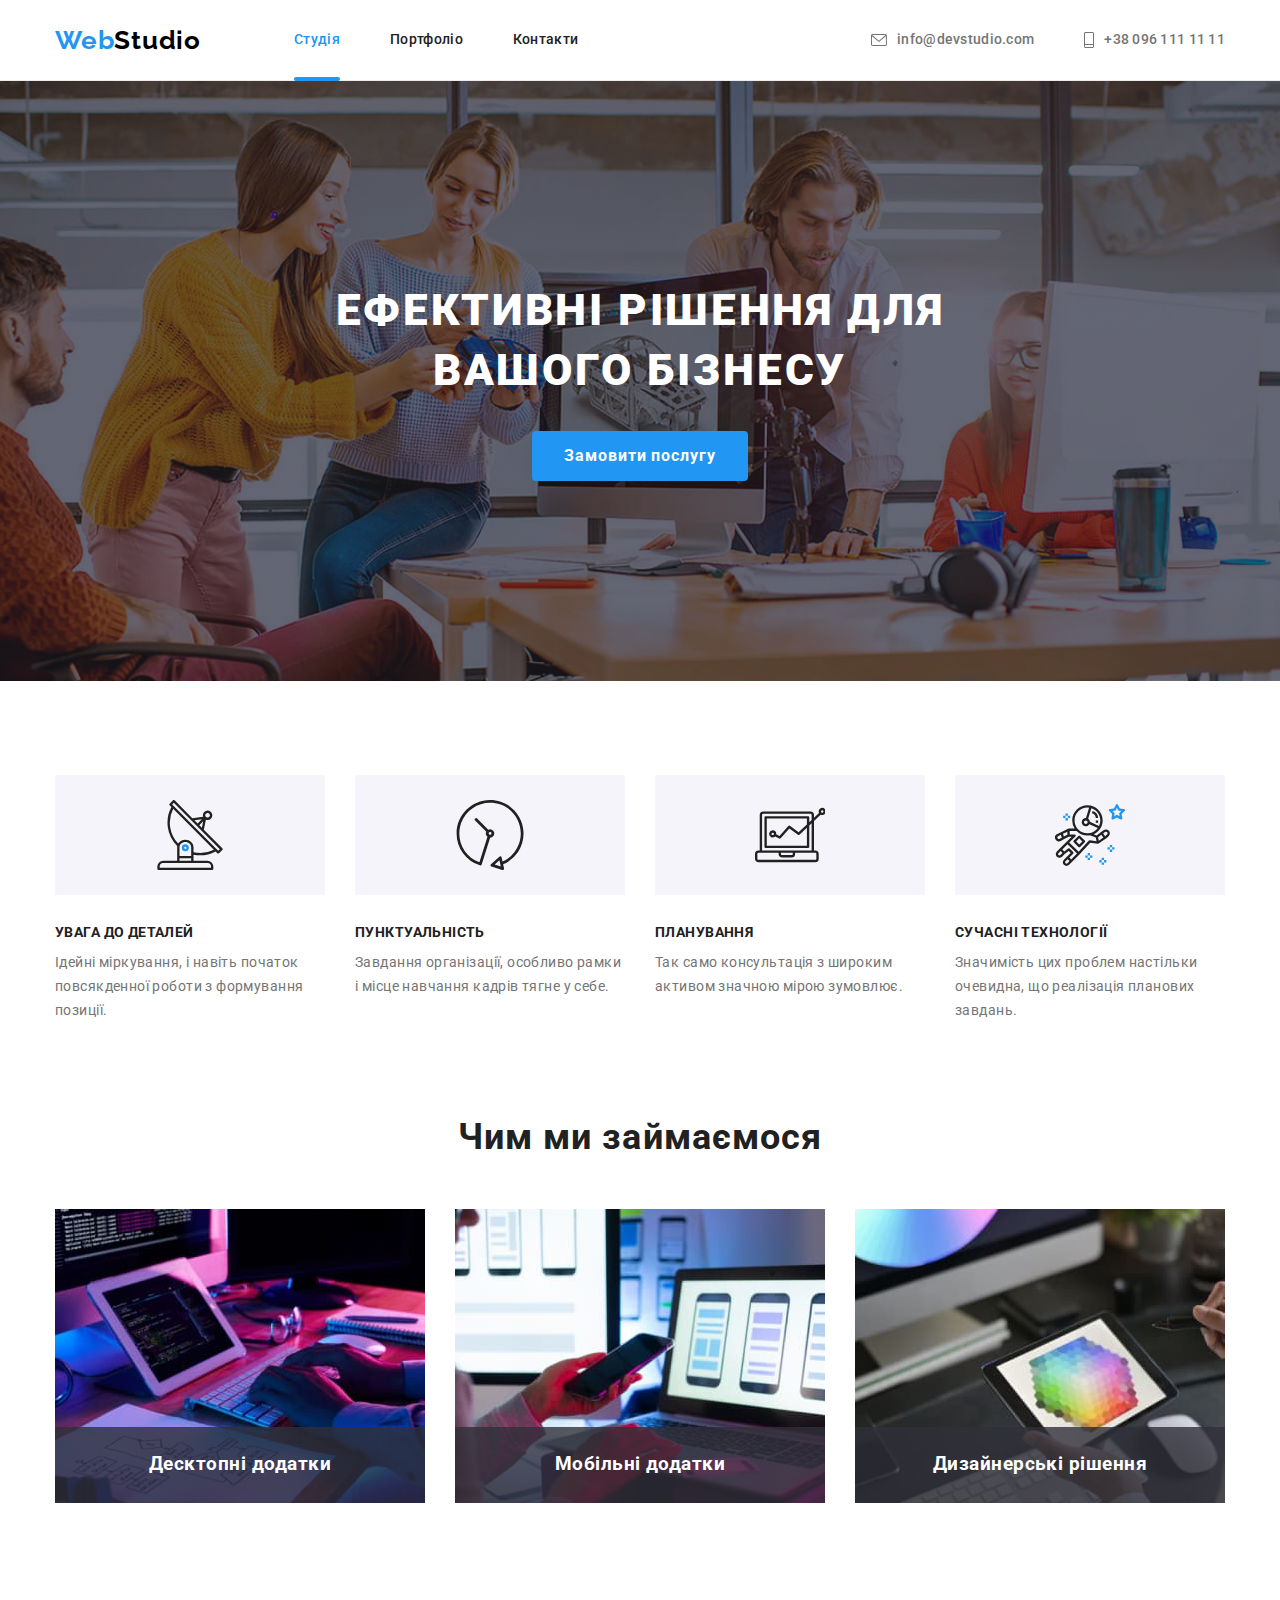
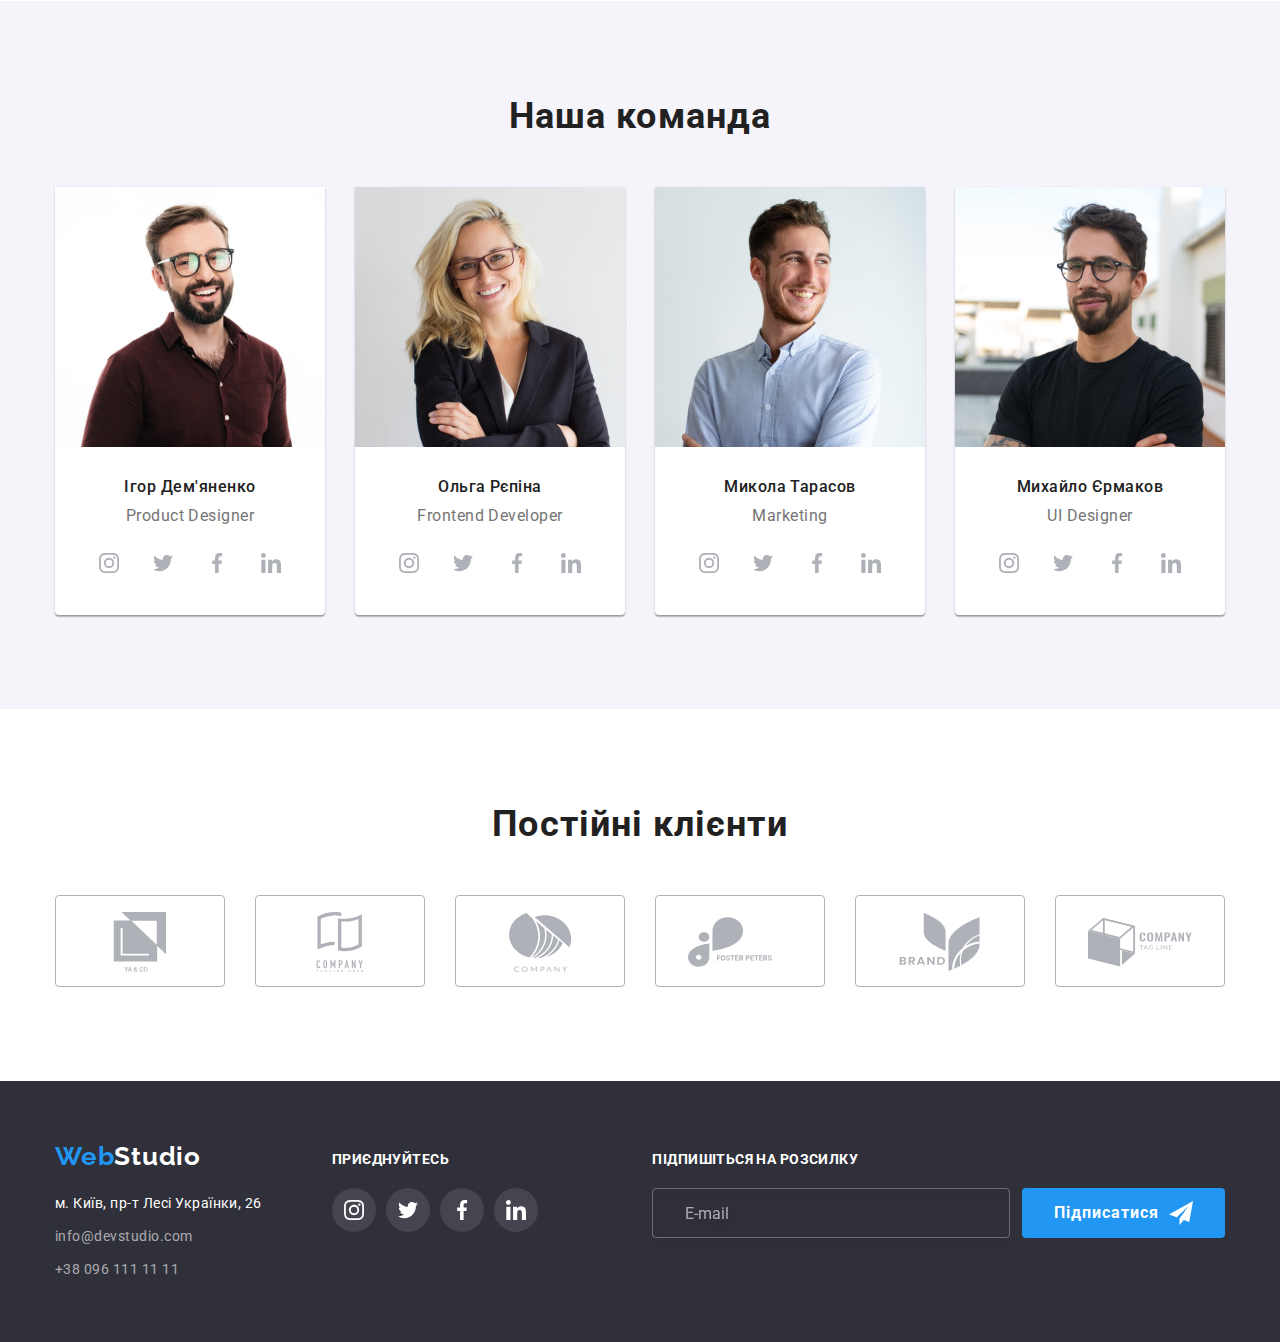
<file: index.html>
<!DOCTYPE html>
<html lang="en">
<head>
    <meta charset="UTF-8">
    <meta http-equiv="X-UA-Compatible" content="IE=edge">
    <meta name="viewport" content="width=device-width, initial-scale=1.0">
    <title>Document</title>
    <link rel="preconnect" href="https://fonts.googleapis.com">
    <link rel="preconnect" href="https://fonts.gstatic.com" crossorigin>
    <link href="https://fonts.googleapis.com/css2?family=Raleway:wght@700&family=Roboto:wght@400;500;700;900&display=swap" rel="stylesheet">
    <link rel="stylesheet" href="https://cdnjs.cloudflare.com/ajax/libs/modern-normalize/1.1.0/modern-normalize.min.css">
    <link rel="stylesheet" href="./css/styles.css">
</head>
<body class="page">
    <header class="page-header">
        <div class="container main-header">
            <nav class="main-nav">
                <a href="./index.html" class="logo"><span class="logo-first">Web</span>Studio</a>
                <ul class="site-nav">
                    <li class="item"><a href="./index.html" class="link current">Студія</a></li>
                    <li class="item"><a href="./portfolio.html" class="link">Портфоліо</a></li>
                    <li class="item"><a href="" class="link">Контакти</a></li>
                </ul>
            </nav>
            <ul class="auth-nav">
                <li class="item">
                    <a href="mailto:info@devstudio.com" class="link">
                        <svg class="icon-gmail">
                            <use href="./images/icons.svg#gmail"></use>
                        </svg>
                    info@devstudio.com</a>
                </li>
                <li class="item">
                    <a href="tel:+380961111111" class="link">
                        <svg class="icon-vector">
                            <use href="./images/icons.svg#vector"></use>
                        </svg>
                    +38 096 111 11 11</a>
                </li>
            </ul>
        </div>
    </header>
    <main>
        <section class="hero section">
            <div class="container">
                <h1 class="hero-title">Ефективні рішення для вашого бізнесу</h1>
                <button type="button" class="hero-button" data-modal-open>Замовити послугу</button>
            </div>
        </section>
        <section class="benefits section">
            <div class="container">
                <h2 class="hidden">Переваги компанії</h2>
                <ul class="benefits-list">
                    <li class="item">
                        <svg class="benefits-svg">
                            <use href="./images/icons.svg#antenna"></use>
                        </svg>
                        <h3 class="benefits-title">УВАГА ДО ДЕТАЛЕЙ</h3>
                        <p class="benefits-text">Ідейні міркування, і навіть початок повсякденної роботи з формування позиції.</p>
                    </li>
                    <li class="item">
                        <svg class="benefits-svg">
                            <use href="./images/icons.svg#watch"></use>
                        </svg>
                        <h3 class="benefits-title">ПУНКТУАЛЬНІСТЬ</h3>
                        <p class="benefits-text">Завдання організації, особливо рамки і місце навчання кадрів тягне у себе.</p>
                    </li>
                    <li class="item">
                        <svg class="benefits-svg">
                            <use href="./images/icons.svg#computer"></use>
                        </svg>
                        <h3 class="benefits-title">ПЛАНУВАННЯ</h3>
                        <p class="benefits-text">Так само консультація з широким активом значною мірою зумовлює.</p>
                    </li>
                    <li class="item">
                        <svg class="benefits-svg">
                            <use href="./images/icons.svg#astronaut"></use>
                        </svg>
                        <h3 class="benefits-title">СУЧАСНІ ТЕХНОЛОГІЇ</h3>
                        <p class="benefits-text">Значимість цих проблем настільки очевидна, що реалізація планових завдань.</p>
                    </li>
                </ul>
            </div>
        </section>
        <section class="work section">
            <div class="container">
                <h2 class="work-title">Чим ми займаємося</h2>
                <ul class="work-list">
                    <li class="item">
                        <img src="./images/box1.jpg" alt="work" width="370">
                        <h3 class="item-info">Десктопні додатки</h3>
                    </li>
                    <li class="item">
                        <img src="./images/box2.jpg" alt="work" width="370">
                        <h3 class="item-info">Мобільні додатки</h3>
                    </li>
                    <li class="item">
                        <img src="./images/box3.jpg" alt="work" width="370">
                        <h3 class="item-info">Дизайнерські рішення</h3>
                    </li>
                </ul>
            </div>
        </section>
        <section class="employees section">
            <div class="container">
                <h2 class="employees-title">Наша команда</h2>
                <ul class="employees-list">
                    <li class="item"><img src="./images/employee1.jpg" alt="employee1" width="270">
                        <h3 class="employees-username">Ігор Дем'яненко</h3>
                        <p class="employees-workname">Product Designer</p>
                        <ul class="social">
                            <li class="social-item">
                                <a href="https://www.instagram.com/" class="a-link">
                                    <svg class="social-link">
                                        <use href="./images/icons.svg#instagram-2"></use>
                                    </svg>
                                </a>
                            </li>
                            <li class="social-item">
                                <a href="https://www.twitter.com/" class="a-link">
                                    <svg class="social-link">
                                        <use href="./images/icons.svg#twitter"></use>
                                    </svg>
                                </a>
                            </li>
                            <li class="social-item">
                                <a href="https://www.facebook.com/" class="a-link">
                                    <svg class="social-link">
                                        <use href="./images/icons.svg#facebook"></use>
                                    </svg>
                                </a>
                            </li>
                            <li class="social-item">
                                <a href="https://www.linkedin.com/" class="a-link">
                                    <svg class="social-link">
                                        <use href="./images/icons.svg#linkedin"></use>
                                    </svg>
                                </a>
                            </li>
                        </ul>
                    </li>
                    <li class="item"><img src="./images/employee2.jpg" alt="employee2" width="270">
                        <h3 class="employees-username">Ольга Рєпіна</h3>
                        <p class="employees-workname">Frontend Developer</p>
                        <ul class="social">
                            <li class="social-item">
                                <a href="https://www.instagram.com/" class="a-link">
                                    <svg class="social-link">
                                        <use href="./images/icons.svg#instagram-2"></use>
                                    </svg>
                                </a>
                            </li>
                            <li class="social-item">
                                <a href="https://www.twitter.com/" class="a-link">
                                    <svg class="social-link">
                                        <use href="./images/icons.svg#twitter"></use>
                                    </svg>
                                </a>
                            </li>
                            <li class="social-item">
                                <a href="https://www.facebook.com/" class="a-link">
                                    <svg class="social-link">
                                        <use href="./images/icons.svg#facebook"></use>
                                    </svg>
                                </a>
                            </li>
                            <li class="social-item">
                                <a href="https://www.linkedin.com/" class="a-link">
                                    <svg class="social-link">
                                        <use href="./images/icons.svg#linkedin"></use>
                                    </svg>
                                </a>
                            </li>
                        </ul>
                    </li>
                    <li class="item"><img src="./images/employee3.jpg" alt="employee3" width="270">
                        <h3 class="employees-username">Микола Тарасов</h3>
                        <p class="employees-workname">Marketing</p>
                        <ul class="social">
                            <li class="social-item">
                                <a href="https://www.instagram.com/" class="a-link">
                                    <svg class="social-link">
                                        <use href="./images/icons.svg#instagram-2"></use>
                                    </svg>
                                </a>
                            </li>
                            <li class="social-item">
                                <a href="https://www.twitter.com/" class="a-link">
                                    <svg class="social-link">
                                        <use href="./images/icons.svg#twitter"></use>
                                    </svg>
                                </a>
                            </li>
                            <li class="social-item">
                                <a href="https://www.facebook.com/" class="a-link">
                                    <svg class="social-link">
                                        <use href="./images/icons.svg#facebook"></use>
                                    </svg>
                                </a>
                            </li>
                            <li class="social-item">
                                <a href="https://www.linkedin.com/" class="a-link">
                                    <svg class="social-link">
                                        <use href="./images/icons.svg#linkedin"></use>
                                    </svg>
                                </a>
                            </li>
                        </ul>
                    </li>
                    <li class="item"><img src="./images/employee4.jpg" alt="employee4" width="270">
                        <h3 class="employees-username">Михайло Єрмаков</h3>
                        <p class="employees-workname">UI Designer</p>
                        <ul class="social">
                            <li class="social-item">
                                <a href="https://www.instagram.com/" class="a-link">
                                    <svg class="social-link">
                                        <use href="./images/icons.svg#instagram-2"></use>
                                    </svg>
                                </a>
                            </li>
                            <li class="social-item">
                                <a href="https://www.twitter.com/" class="a-link">
                                    <svg class="social-link">
                                        <use href="./images/icons.svg#twitter"></use>
                                    </svg>
                                </a>
                            </li>
                            <li class="social-item">
                                <a href="https://www.facebook.com/" class="a-link">
                                    <svg class="social-link">
                                        <use href="./images/icons.svg#facebook"></use>
                                    </svg>
                                </a>
                            </li>
                            <li class="social-item">
                                <a href="https://www.linkedin.com/" class="a-link">
                                    <svg class="social-link">
                                        <use href="./images/icons.svg#linkedin"></use>
                                    </svg>
                                </a>
                            </li>
                        </ul>
                    </li>
                </ul>
            </div>
        </section>
        <section class="section section-regular">
            <div class="container">
                <h2 class="clients-title">Постійні клієнти</h2>
                <ul class="clients">
                    <li class="clients-item">
                        <a href="" class="clients-link">
                            <svg class="clients-svg">
                                <use href="./images/icons.svg#group-1"></use>
                            </svg>
                        </a>
                    </li>
                    <li class="clients-item">
                        <a href="" class="clients-link">
                            <svg class="clients-svg">
                                <use href="./images/icons.svg#group-2"></use>
                            </svg>
                        </a>
                    </li>
                    <li class="clients-item">
                        <a href="" class="clients-link">
                            <svg class="clients-svg">
                                <use href="./images/icons.svg#group-3"></use>
                            </svg>
                        </a>
                    </li>
                    <li class="clients-item">
                        <a href="" class="clients-link">
                            <svg class="clients-svg">
                                <use href="./images/icons.svg#group-4"></use>
                            </svg>
                        </a>
                    </li>
                    <li class="clients-item">
                        <a href="" class="clients-link">
                            <svg class="clients-svg">
                                <use href="./images/icons.svg#group-5"></use>
                            </svg>
                        </a>
                    </li>
                    <li class="clients-item">
                        <a href="" class="clients-link">
                            <svg class="clients-svg">
                                <use href="./images/icons.svg#group-6"></use>
                            </svg>
                        </a>
                    </li>
                </ul>
            </div>
        </section>
    </main>
    <footer class="footer">
        <div class="container container-footer">
            <div>
                <a href="./index.html" class="logo-footer"><span class="logo-first">Web</span>Studio</a>
                <address class="contacts">
                    <ul class="contacts-list">
                        <li class="list">
                            <a href="https://www.google.com/maps/place/%D0%B1%D1%83%D0%BB%D1%8C%D0%B2%D0%B0%D1%80+%D0%9B%D0%B5%D1%81%D1%96+%D0%A3%D0%BA%D1%80%D0%B0%D1%97%D0%BD%D0%BA%D0%B8,+26,+%D0%9A%D0%B8%D1%97%D0%B2" class="link">м. Київ, пр-т Лесі Українки, 26</a>
                        </li>
                        <li class="list">
                            <a href="mailto:info@devstudio.com" class="gmail-call">info@devstudio.com</a>
                        </li>
                        <li class="list">
                            <a href="tel:+380961111111" class="gmail-call">+38 096 111 11 11</a>
                        </li>
                    </ul>
                </address>
            </div>
            <div class="connect-block">
                <h2 class="connect-block-title">приєднуйтесь</h2>
                <ul class="connect">
                    <li class="connect-item">
                        <a href="https://www.instagram.com/" class="connect-link">
                            <svg class="connect-svg">
                                <use href="./images/icons.svg#instagram-1"></use>
                            </svg>
                        </a>
                    </li>
                    <li class="connect-item">
                        <a href="https://www.twitter.com/" class="connect-link">
                            <svg class="connect-svg">
                                <use href="./images/icons.svg#twitter"></use>
                            </svg>
                        </a>
                    </li>
                    <li class="connect-item">
                        <a href="https://www.facebook.com/" class="connect-link">
                            <svg class="connect-svg">
                                <use href="./images/icons.svg#facebook"></use>
                            </svg>
                        </a>
                    </li>
                    <li class="connect-item">
                        <a href="https://www.linkedin.com/" class="connect-link">
                            <svg class="connect-svg">
                                <use href="./images/icons.svg#linkedin"></use>
                            </svg>
                        </a>
                    </li>
                </ul>
            </div>
            <div class="footer-send">
                <h2 class="connect-block-title">Підпишіться на розсилку</h2>
                <form class="form-send">
                    <label>
                        <input type="email" name="email" class="form-input" placeholder="E-mail">
                    </label>
                    <button class="button send form-subscribe-button">Підписатися
                        <svg class="send-svg" width="24" height="24">
                            <use href="./images/icons.svg#send"></use>
                        </svg>
                    </button>
                </form>
            </div>
        </div>
    </footer>
    <div class="backdrop is-hidden" data-modal>
        <div class="modal">
            <form autocomplete="off">
                <h2 class="modal-title">Залиште свої дані, ми вам передзвонимо</h2>
                <div class="modal-register">
                    <label for="name" class="modal-txt">Ім'я
                        <input type="text" name="name" id="name" class="form-input">
                        <svg class="modal-svg" width="18" height="18">
                            <use href="./images/icons.svg#person"></use>
                        </svg>
                    </label>
                    <label for="tel" class="modal-txt">Телефон
                        <input type="tel" name="tel" id="tel" class="form-input">
                        <svg class="modal-svg" width="18" height="18">
                            <use href="./images/icons.svg#tel"></use>
                        </svg>
                    </label>
                    <label for="mail" class="modal-txt">Пошта
                        <input type="email" name="email" id="mail" class="form-input">
                        <svg class="modal-svg" width="18" height="18">
                            <use href="./images/icons.svg#email"></use>
                        </svg>
                    </label>
                    <label for="comment" class="modal-txt">Коментар
                        <textarea name="comment" id="comment" rows="7" class="form-input-comment" placeholder="Введіть текст"></textarea>
                    </label>
                    <label for="policy" class="check">
                        <input type="checkbox" name="policy" id="policy" class="checkbox">
                        <span class="check-box"></span>
                        Погоджуюся з розсилкою та приймаю <a href="" class="policy-check">Умови договору</a>
                    </label>
                </div>
                <button type="submit" class="send send-modal">Відправити</button>
            </form>
            <button class="button modal-button" data-modal-close>
                <svg width="18" height="18" class="modal-svg-close">
                    <use href="./images/icons.svg#close"></use>
                </svg>
            </button>
        </div>
    </div>
    <script src="./js/modal.js"></script>
</body>
</html>
</file>
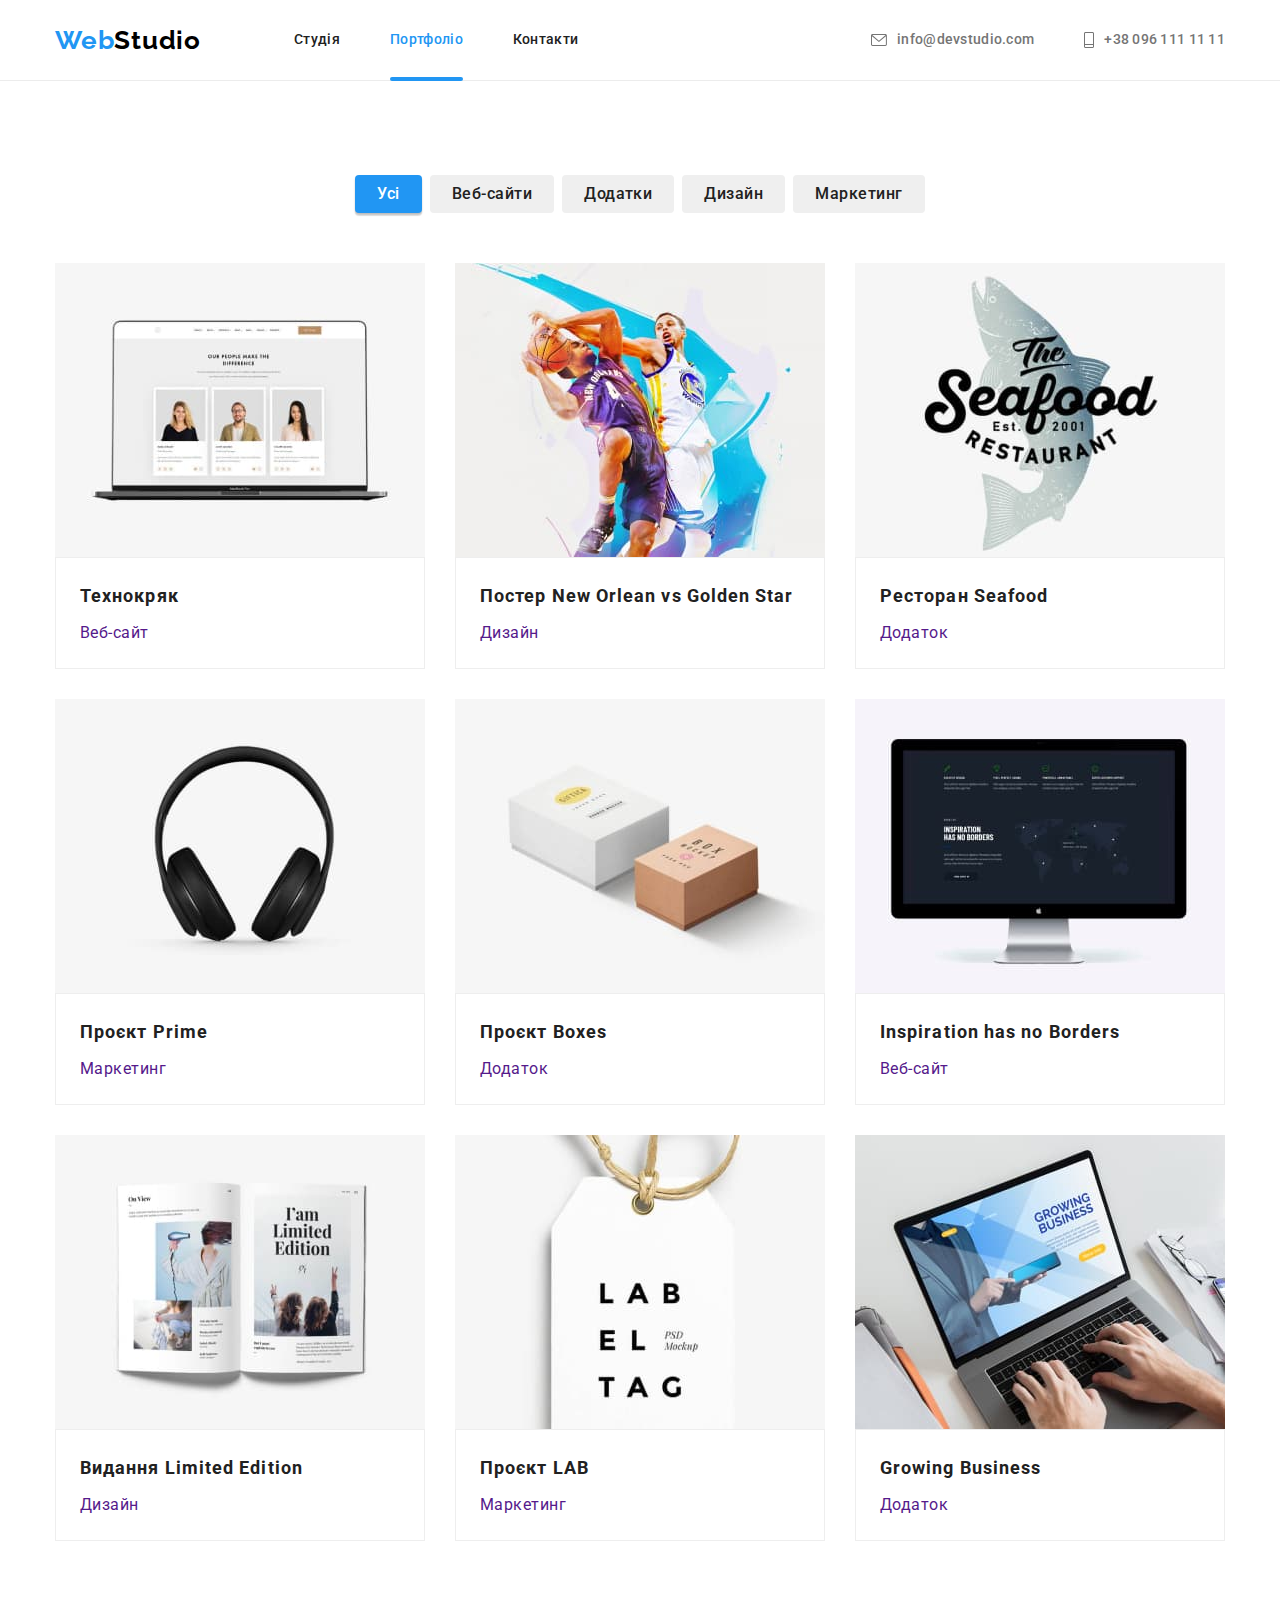
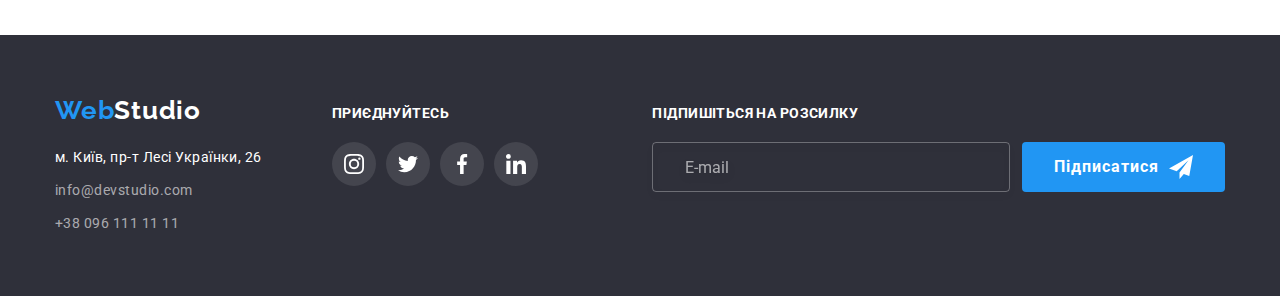
<file: portfolio.html>
<!DOCTYPE html>
<html lang="en">
<head>
    <meta charset="UTF-8">
    <meta http-equiv="X-UA-Compatible" content="IE=edge">
    <meta name="viewport" content="width=device-width, initial-scale=1.0">
    <title>Document</title>
    <link rel="preconnect" href="https://fonts.googleapis.com">
    <link rel="preconnect" href="https://fonts.gstatic.com" crossorigin>
    <link href="https://fonts.googleapis.com/css2?family=Raleway:wght@700&family=Roboto:wght@400;500;700;900&display=swap" rel="stylesheet">
    <link rel="stylesheet" href="https://cdnjs.cloudflare.com/ajax/libs/modern-normalize/1.1.0/modern-normalize.min.css">
    <link rel="stylesheet" href="./css/styles.css" />
</head>
<body class="page">
    <header class="page-header">
        <div class="container main-header">
            <nav class="main-nav">
                <a href="./index.html" class="logo"><span class="logo-first">Web</span>Studio</a>
                <ul class="site-nav">
                    <li class="item"><a href="./index.html" class="link">Студія</a></li>
                    <li class="item"><a href="./portfolio.html" class="link current">Портфоліо</a></li>
                    <li class="item"><a href="" class="link">Контакти</a></li>
                </ul>
            </nav>
            <ul class="auth-nav">
                <li class="item">
                    <a href="mailto:info@devstudio.com" class="link">
                        <svg class="icon-gmail">
                            <use href="./images/icons.svg#gmail"></use>
                        </svg>
                    info@devstudio.com</a>
                </li>
                <li class="item">
                    <a href="tel:+380961111111" class="link">
                        <svg class="icon-vector">
                            <use href="./images/icons.svg#vector"></use>
                        </svg>
                    +38 096 111 11 11</a>
                </li>
            </ul>
        </div>
    </header>
    <main>
        <section class="choice work-examples section">
            <div class="container">
                <h1 class="hidden">Портфоліо</h1>
                <ul class="filter-list">
                    <li class="item">
                        <button class="choice-button select-button">Усі</button>
                    </li>
                    <li class="item">
                        <button class="choice-button">Веб-сайти</button>
                    </li>
                    <li class="item">
                        <button class="choice-button">Додатки</button>
                    </li>
                    <li class="item">
                        <button class="choice-button">Дизайн</button>
                    </li>
                    <li class="item">
                        <button class="choice-button">Маркетинг</button>
                    </li>
                </ul>
                <ul class="groop-list">
                    <li class="flex-item">
                        <a href="" class="flex-item">
                            <div class="flex-block">
                                <img class="flex-jpg" src="./images/img1.jpg" alt="web-work" width="370">
                                <p class="flex-txt">
                                    Ресурс пропонує комплексні пропозиції з різним рівнем функціоналу та сервісів. Все це дозволить відвідувачу отримати вичерпні відомості про компанію чи приватну особу.
                                </p>
                            </div>
                            <div class="groop-list-text">
                                <h2 class="title">Технокряк</h2>
                                <p class="name">Веб-сайт</p>
                            </div>
                        </a>
                    </li>
                    <li class="flex-item">
                        <a href="" class="flex-item">
                            <div class="flex-block">
                                <img src="./images/img2.jpg" alt="poster" width="370">
                                <p class="flex-txt">
                                    Ресурс пропонує комплексні пропозиції з різним рівнем функціоналу та сервісів. Все це дозволить відвідувачу отримати вичерпні відомості про компанію чи приватну особу.
                                </p>
                            </div>
                            <div class="groop-list-text">
                                <h2 class="title">Постер New Orlean vs Golden Star</h2>
                                <p class="name">Дизайн</p>
                            </div>
                        </a>
                    </li>
                    <li class="flex-item">
                        <a href="" class="flex-item">
                            <div class="flex-block">
                                <img src="./images/img3.jpg" alt="restaurant" width="370">
                                <p class="flex-txt">
                                    Ресурс пропонує комплексні пропозиції з різним рівнем функціоналу та сервісів. Все це дозволить відвідувачу отримати вичерпні відомості про компанію чи приватну особу.
                                </p>
                            </div>
                            <div class="groop-list-text">
                                <h2 class="title">Ресторан Seafood</h2>
                                <p class="name">Додаток</p>
                            </div>
                        </a>
                    </li>
                    <li class="flex-item">
                        <a href="" class="flex-item">
                            <div class="flex-block">
                                <img src="./images/img4.jpg" alt="project-prime" width="370">
                                <p class="flex-txt">
                                    Ресурс пропонує комплексні пропозиції з різним рівнем функціоналу та сервісів. Все це дозволить відвідувачу отримати вичерпні відомості про компанію чи приватну особу.
                                </p>
                            </div>
                            <div class="groop-list-text">
                                <h2 class="title">Проєкт Prime</h2>
                                <p class="name">Маркетинг</p>
                            </div>
                        </a>
                    </li>
                    <li class="flex-item">
                        <a href="" class="flex-item">
                            <div class="flex-block">
                                <img src="./images/img5.jpg" alt="project-boxes" width="370">
                                <p class="flex-txt">
                                    Ресурс пропонує комплексні пропозиції з різним рівнем функціоналу та сервісів. Все це дозволить відвідувачу отримати вичерпні відомості про компанію чи приватну особу.
                                </p>
                            </div>
                            <div class="groop-list-text">
                                <h2 class="title">Проєкт Boxes</h2>
                                <p class="name">Додаток</p>
                            </div>
                        </a>
                    </li>
                    <li class="flex-item">
                        <a href="" class="flex-item">
                            <div class="flex-block">
                                <img src="./images/img6.jpg" alt="web-work2" width="370">
                                <p class="flex-txt">
                                    Ресурс пропонує комплексні пропозиції з різним рівнем функціоналу та сервісів. Все це дозволить відвідувачу отримати вичерпні відомості про компанію чи приватну особу.
                                </p>
                            </div>
                            <div class="groop-list-text">
                                <h2 class="title">Inspiration has no Borders</h2>
                                <p class="name">Веб-сайт</p>
                            </div>
                        </a>
                    </li>
                    <li class="flex-item">
                        <a href="" class="flex-item">
                            <div class="flex-block">
                                <img src="./images/img7.jpg" alt="limited-edition" width="370">
                                <p class="flex-txt">
                                    Ресурс пропонує комплексні пропозиції з різним рівнем функціоналу та сервісів. Все це дозволить відвідувачу отримати вичерпні відомості про компанію чи приватну особу.
                                </p>
                            </div>
                            <div class="groop-list-text">
                                <h2 class="title">Видання Limited Edition</h2>
                                <p class="name">Дизайн</p>
                            </div>
                        </a>
                    </li>
                    <li class="flex-item">
                        <a href="" class="flex-item">
                            <div class="flex-block">
                                <img src="./images/img8.jpg" alt="project-lab" width="370">
                                <p class="flex-txt">
                                    Ресурс пропонує комплексні пропозиції з різним рівнем функціоналу та сервісів. Все це дозволить відвідувачу отримати вичерпні відомості про компанію чи приватну особу.
                                </p>
                            </div>
                            <div class="groop-list-text">
                                <h2 class="title">Проєкт LAB</h2>
                                <p class="name">Маркетинг</p>
                            </div>
                        </a>
                    </li>
                    <li class="flex-item">
                        <a href="" class="flex-item">
                            <div class="flex-block">
                                <img src="./images/img9.jpg" alt="growing-business" width="370">
                                <p class="flex-txt">
                                    Ресурс пропонує комплексні пропозиції з різним рівнем функціоналу та сервісів. Все це дозволить відвідувачу отримати вичерпні відомості про компанію чи приватну особу.
                                </p>
                            </div>
                            <div class="groop-list-text">
                                <h2 class="title">Growing Business</h2>
                                <p class="name">Додаток</p>
                            </div>
                        </a>
                    </li>
                </ul>
            </div>
        </section>
    </main>
    <footer class="footer">
        <div class="container container-footer">
            <div>
                <a href="./index.html" class="logo-footer"><span class="logo-first">Web</span>Studio</a>
                <address class="contacts">
                    <ul class="contacts-list">
                        <li class="list">
                            <a href="https://www.google.com/maps/place/%D0%B1%D1%83%D0%BB%D1%8C%D0%B2%D0%B0%D1%80+%D0%9B%D0%B5%D1%81%D1%96+%D0%A3%D0%BA%D1%80%D0%B0%D1%97%D0%BD%D0%BA%D0%B8,+26,+%D0%9A%D0%B8%D1%97%D0%B2" class="link">м. Київ, пр-т Лесі Українки, 26</a>
                        </li>
                        <li class="list">
                            <a href="mailto:info@devstudio.com" class="gmail-call">info@devstudio.com</a>
                        </li>
                        <li class="list">
                            <a href="tel:+380961111111" class="gmail-call">+38 096 111 11 11</a>
                        </li>
                    </ul>
                </address>
            </div>
            <div class="connect-block">
                <h2 class="connect-block-title">приєднуйтесь</h2>
                <ul class="connect">
                    <li class="connect-item">
                        <a href="https://www.instagram.com/" class="connect-link">
                            <svg class="connect-svg">
                                <use href="./images/icons.svg#instagram-1"></use>
                            </svg>
                        </a>
                    </li>
                    <li class="connect-item">
                        <a href="https://www.twitter.com/" class="connect-link">
                            <svg class="connect-svg">
                                <use href="./images/icons.svg#twitter"></use>
                            </svg>
                        </a>
                    </li>
                    <li class="connect-item">
                        <a href="https://www.facebook.com/" class="connect-link">
                            <svg class="connect-svg">
                                <use href="./images/icons.svg#facebook"></use>
                            </svg>
                        </a>
                    </li>
                    <li class="connect-item">
                        <a href="https://www.linkedin.com/" class="connect-link">
                            <svg class="connect-svg">
                                <use href="./images/icons.svg#linkedin"></use>
                            </svg>
                        </a>
                    </li>
                </ul>
            </div>
            <div class="footer-send">
                <h2 class="connect-block-title">Підпишіться на розсилку</h2>
                <form class="form-send">
                    <label>
                        <input type="email" name="email" class="form-input" placeholder="E-mail">
                    </label>
                    <button class="button send form-subscribe-button">Підписатися
                        <svg class="send-svg" width="24" height="24">
                            <use href="./images/icons.svg#send"></use>
                        </svg>
                    </button>
                </form>
            </div>
        </div>
    </footer>
</body>
</html>
</file>
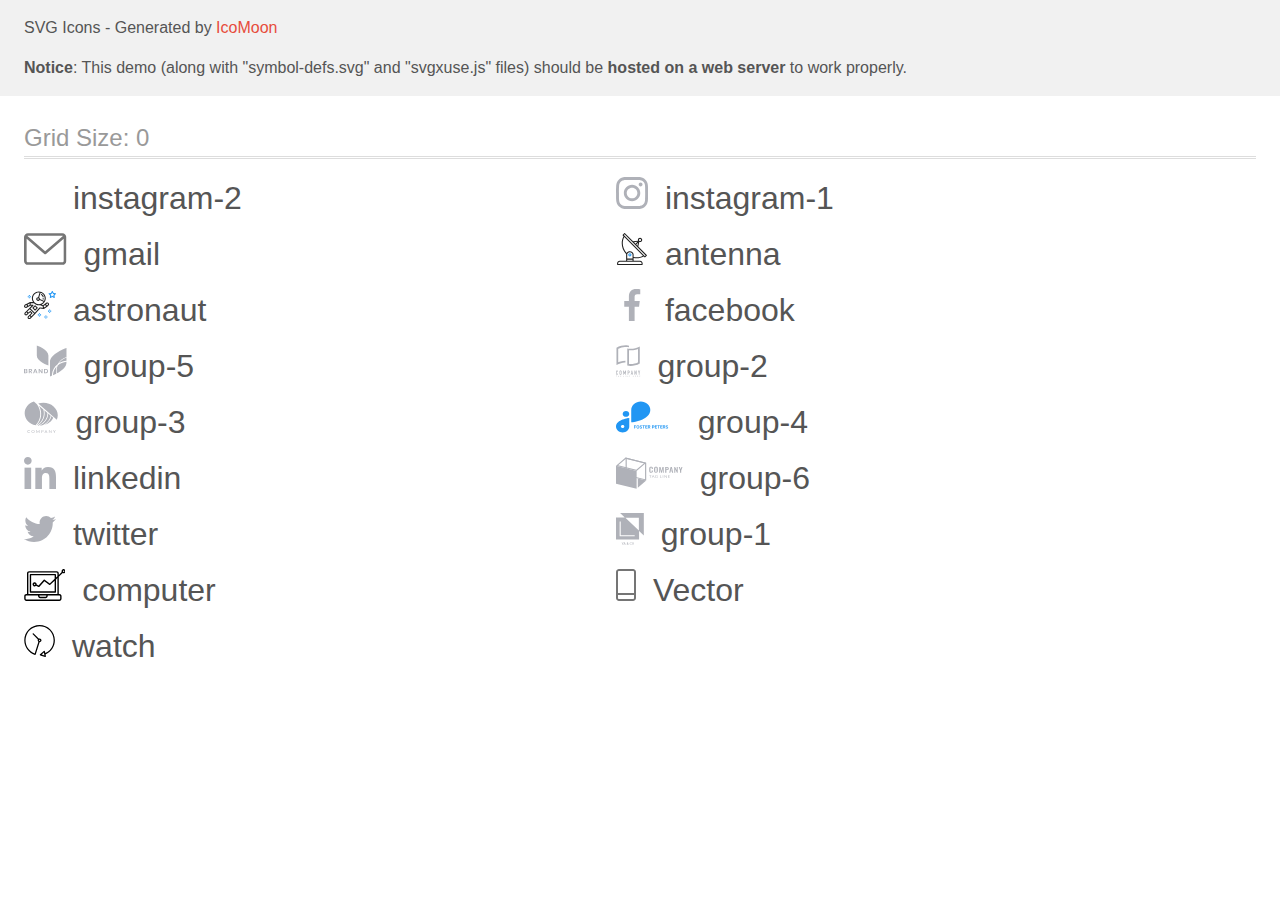
<file: images/demo-external-svg.html>
<!doctype html>
<html>
<head>
    <title>IcoMoon - SVG Icons</title>
    <meta charset="utf-8">
    <meta name="viewport" content="width=device-width, initial-scale=1">
    <link rel="stylesheet" href="demo-files/demo.css">
    <link rel="stylesheet" href="style.css">
</head>
<body>
<header class="bgc1 clearfix">
<div class="mhl">
    <p>SVG Icons - Generated by <a href="https://icomoon.io/app">IcoMoon</a></p><p><strong>Notice</strong>: This demo (along with "symbol-defs.svg" and "svgxuse.js" files) should be <b>hosted on a web server</b> to work properly.</p>
</div>
</header>
    <div class="clearfix mhl ptl">
        <h1 class="mvm mtn fgc1">Grid Size: 0</h1>
        <div class="glyph fs1">
            <div class="clearfix pbs">
                <svg class="icon instagram-2"><use xlink:href="symbol-defs.svg#instagram-2"></use></svg><span class="name"> instagram-2</span>
            </div>
        </div>
        <div class="glyph fs1">
            <div class="clearfix pbs">
                <svg class="icon instagram-1"><use xlink:href="symbol-defs.svg#instagram-1"></use></svg><span class="name"> instagram-1</span>
            </div>
        </div>
        <div class="glyph fs1">
            <div class="clearfix pbs">
                <svg class="icon gmail"><use xlink:href="symbol-defs.svg#gmail"></use></svg><span class="name"> gmail</span>
            </div>
        </div>
        <div class="glyph fs1">
            <div class="clearfix pbs">
                <svg class="icon antenna"><use xlink:href="symbol-defs.svg#antenna"></use></svg><span class="name"> antenna</span>
            </div>
        </div>
        <div class="glyph fs1">
            <div class="clearfix pbs">
                <svg class="icon astronaut"><use xlink:href="symbol-defs.svg#astronaut"></use></svg><span class="name"> astronaut</span>
            </div>
        </div>
        <div class="glyph fs1">
            <div class="clearfix pbs">
                <svg class="icon facebook"><use xlink:href="symbol-defs.svg#facebook"></use></svg><span class="name"> facebook</span>
            </div>
        </div>
        <div class="glyph fs1">
            <div class="clearfix pbs">
                <svg class="icon group-5"><use xlink:href="symbol-defs.svg#group-5"></use></svg><span class="name"> group-5</span>
            </div>
        </div>
        <div class="glyph fs1">
            <div class="clearfix pbs">
                <svg class="icon group-2"><use xlink:href="symbol-defs.svg#group-2"></use></svg><span class="name"> group-2</span>
            </div>
        </div>
        <div class="glyph fs1">
            <div class="clearfix pbs">
                <svg class="icon group-3"><use xlink:href="symbol-defs.svg#group-3"></use></svg><span class="name"> group-3</span>
            </div>
        </div>
        <div class="glyph fs1">
            <div class="clearfix pbs">
                <svg class="icon group-4"><use xlink:href="symbol-defs.svg#group-4"></use></svg><span class="name"> group-4</span>
            </div>
        </div>
        <div class="glyph fs1">
            <div class="clearfix pbs">
                <svg class="icon linkedin"><use xlink:href="symbol-defs.svg#linkedin"></use></svg><span class="name"> linkedin</span>
            </div>
        </div>
        <div class="glyph fs1">
            <div class="clearfix pbs">
                <svg class="icon group-6"><use xlink:href="symbol-defs.svg#group-6"></use></svg><span class="name"> group-6</span>
            </div>
        </div>
        <div class="glyph fs1">
            <div class="clearfix pbs">
                <svg class="icon twitter"><use xlink:href="symbol-defs.svg#twitter"></use></svg><span class="name"> twitter</span>
            </div>
        </div>
        <div class="glyph fs1">
            <div class="clearfix pbs">
                <svg class="icon group-1"><use xlink:href="symbol-defs.svg#group-1"></use></svg><span class="name"> group-1</span>
            </div>
        </div>
        <div class="glyph fs1">
            <div class="clearfix pbs">
                <svg class="icon computer"><use xlink:href="symbol-defs.svg#computer"></use></svg><span class="name"> computer</span>
            </div>
        </div>
        <div class="glyph fs1">
            <div class="clearfix pbs">
                <svg class="icon Vector"><use xlink:href="symbol-defs.svg#Vector"></use></svg><span class="name"> Vector</span>
            </div>
        </div>
        <div class="glyph fs1">
            <div class="clearfix pbs">
                <svg class="icon watch"><use xlink:href="symbol-defs.svg#watch"></use></svg><span class="name"> watch</span>
            </div>
        </div>
  </div>
<script defer src="svgxuse.js"></script>
</body>
</html>
</file>
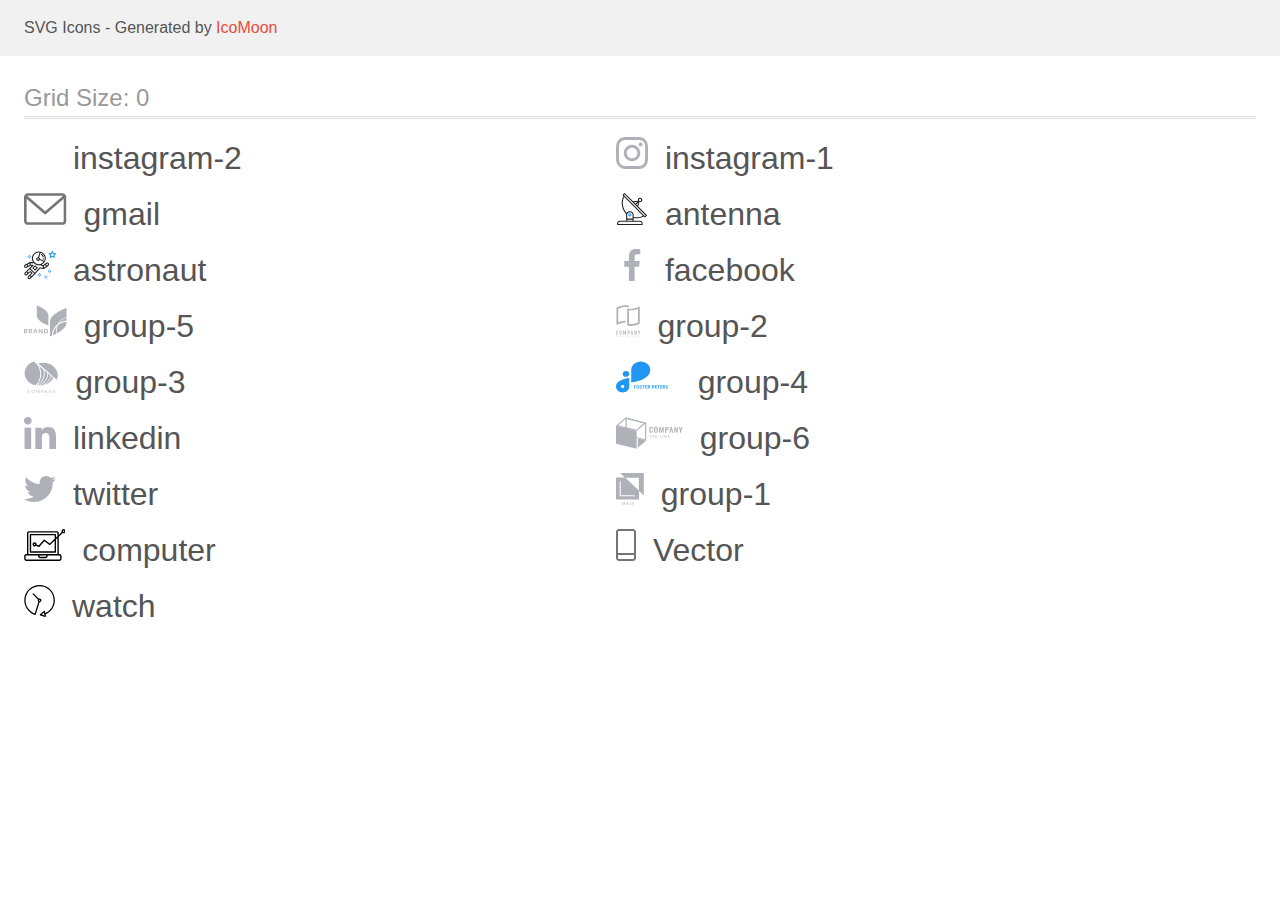
<file: images/demo.html>
<!doctype html>
<html>
<head>
    <title>IcoMoon - SVG Icons</title>
    <meta charset="utf-8">
    <meta name="viewport" content="width=device-width, initial-scale=1">
    <link rel="stylesheet" href="demo-files/demo.css">
    <link rel="stylesheet" href="style.css">
</head>
<body>
<svg aria-hidden="true" style="position: absolute; width: 0; height: 0; overflow: hidden;" version="1.1" xmlns="http://www.w3.org/2000/svg" xmlns:xlink="http://www.w3.org/1999/xlink">
<defs>
<symbol id="instagram-2" viewBox="0 0 32 32">
<path fill="#fff" style="fill: var(--color1, #fff)" d="M31.969 9.408c-0.075-1.7-0.35-2.869-0.744-3.882-0.406-1.075-1.032-2.038-1.851-2.838-0.8-0.813-1.769-1.444-2.832-1.844-1.019-0.394-2.182-0.669-3.882-0.744-1.713-0.081-2.257-0.1-6.601-0.1s-4.888 0.019-6.595 0.094c-1.7 0.075-2.869 0.35-3.882 0.744-1.075 0.406-2.038 1.031-2.838 1.85-0.813 0.8-1.444 1.769-1.844 2.832-0.394 1.019-0.669 2.182-0.744 3.882-0.081 1.713-0.1 2.257-0.1 6.601s0.019 4.888 0.094 6.595c0.075 1.7 0.35 2.869 0.744 3.882 0.406 1.075 1.038 2.038 1.85 2.838 0.8 0.813 1.769 1.444 2.832 1.844 1.019 0.394 2.182 0.669 3.882 0.744 1.706 0.075 2.25 0.094 6.595 0.094s4.888-0.019 6.595-0.094c1.7-0.075 2.869-0.35 3.882-0.744 2.151-0.832 3.851-2.532 4.682-4.682 0.394-1.019 0.669-2.182 0.744-3.882 0.075-1.707 0.094-2.251 0.094-6.595s-0.006-4.888-0.081-6.595zM29.087 22.473c-0.069 1.563-0.331 2.407-0.55 2.969-0.538 1.394-1.644 2.5-3.038 3.038-0.563 0.219-1.413 0.481-2.969 0.55-1.688 0.075-2.194 0.094-6.464 0.094s-4.782-0.019-6.464-0.094c-1.563-0.069-2.407-0.331-2.969-0.55-0.694-0.256-1.325-0.663-1.838-1.194-0.531-0.519-0.938-1.144-1.194-1.838-0.219-0.563-0.481-1.413-0.55-2.969-0.075-1.688-0.094-2.194-0.094-6.464s0.019-4.782 0.094-6.464c0.069-1.563 0.331-2.407 0.55-2.969 0.256-0.694 0.663-1.325 1.2-1.838 0.519-0.531 1.144-0.938 1.838-1.194 0.563-0.219 1.413-0.481 2.969-0.55 1.688-0.075 2.194-0.094 6.464-0.094 4.276 0 4.782 0.019 6.464 0.094 1.563 0.069 2.407 0.331 2.969 0.55 0.694 0.256 1.325 0.662 1.838 1.194 0.531 0.519 0.938 1.144 1.194 1.838 0.219 0.563 0.481 1.413 0.55 2.969 0.075 1.688 0.094 2.194 0.094 6.464s-0.019 4.77-0.094 6.458z"></path>
<path fill="#fff" style="fill: var(--color1, #fff)" d="M16.059 7.783c-4.538 0-8.22 3.682-8.22 8.22s3.682 8.22 8.22 8.22c4.539 0 8.22-3.682 8.22-8.22s-3.682-8.22-8.22-8.22zM16.059 21.335c-2.944 0-5.332-2.388-5.332-5.332s2.388-5.332 5.332-5.332c2.944 0 5.332 2.388 5.332 5.332s-2.388 5.332-5.332 5.332z"></path>
<path fill="#fff" style="fill: var(--color1, #fff)" d="M26.524 7.458c0 1.060-0.859 1.919-1.919 1.919s-1.919-0.859-1.919-1.919c0-1.060 0.859-1.919 1.919-1.919s1.919 0.859 1.919 1.919z"></path>
</symbol>
<symbol id="instagram-1" viewBox="0 0 32 32">
<path fill="#afb1b8" style="fill: var(--color2, #afb1b8)" d="M31.969 9.408c-0.075-1.7-0.35-2.869-0.744-3.882-0.406-1.075-1.032-2.038-1.851-2.838-0.8-0.813-1.769-1.444-2.832-1.844-1.019-0.394-2.182-0.669-3.882-0.744-1.713-0.081-2.257-0.1-6.601-0.1s-4.888 0.019-6.595 0.094c-1.7 0.075-2.869 0.35-3.882 0.744-1.075 0.406-2.038 1.031-2.838 1.85-0.813 0.8-1.444 1.769-1.844 2.832-0.394 1.019-0.669 2.182-0.744 3.882-0.081 1.713-0.1 2.257-0.1 6.601s0.019 4.888 0.094 6.595c0.075 1.7 0.35 2.869 0.744 3.882 0.406 1.075 1.038 2.038 1.85 2.838 0.8 0.813 1.769 1.444 2.832 1.844 1.019 0.394 2.182 0.669 3.882 0.744 1.706 0.075 2.25 0.094 6.595 0.094s4.888-0.019 6.595-0.094c1.7-0.075 2.869-0.35 3.882-0.744 2.151-0.832 3.851-2.532 4.682-4.682 0.394-1.019 0.669-2.182 0.744-3.882 0.075-1.707 0.094-2.251 0.094-6.595s-0.006-4.888-0.081-6.595zM29.087 22.473c-0.069 1.563-0.331 2.407-0.55 2.969-0.538 1.394-1.644 2.5-3.038 3.038-0.563 0.219-1.413 0.481-2.969 0.55-1.688 0.075-2.194 0.094-6.464 0.094s-4.782-0.019-6.464-0.094c-1.563-0.069-2.407-0.331-2.969-0.55-0.694-0.256-1.325-0.663-1.838-1.194-0.531-0.519-0.938-1.144-1.194-1.838-0.219-0.563-0.481-1.413-0.55-2.969-0.075-1.688-0.094-2.194-0.094-6.464s0.019-4.782 0.094-6.464c0.069-1.563 0.331-2.407 0.55-2.969 0.256-0.694 0.663-1.325 1.2-1.838 0.519-0.531 1.144-0.938 1.838-1.194 0.563-0.219 1.413-0.481 2.969-0.55 1.688-0.075 2.194-0.094 6.464-0.094 4.276 0 4.782 0.019 6.464 0.094 1.563 0.069 2.407 0.331 2.969 0.55 0.694 0.256 1.325 0.662 1.838 1.194 0.531 0.519 0.938 1.144 1.194 1.838 0.219 0.563 0.481 1.413 0.55 2.969 0.075 1.688 0.094 2.194 0.094 6.464s-0.019 4.77-0.094 6.458z"></path>
<path fill="#afb1b8" style="fill: var(--color2, #afb1b8)" d="M16.059 7.783c-4.538 0-8.22 3.682-8.22 8.22s3.682 8.22 8.22 8.22c4.539 0 8.22-3.682 8.22-8.22s-3.682-8.22-8.22-8.22zM16.059 21.335c-2.944 0-5.332-2.388-5.332-5.332s2.388-5.332 5.332-5.332c2.944 0 5.332 2.388 5.332 5.332s-2.388 5.332-5.332 5.332z"></path>
<path fill="#afb1b8" style="fill: var(--color2, #afb1b8)" d="M26.524 7.458c0 1.060-0.859 1.919-1.919 1.919s-1.919-0.859-1.919-1.919c0-1.060 0.859-1.919 1.919-1.919s1.919 0.859 1.919 1.919z"></path>
</symbol>
<symbol id="gmail" viewBox="0 0 43 32">
<path fill="#757575" style="fill: var(--color3, #757575)" d="M38.667 0h-34.667c-2.206 0-4 1.794-4 4v24c0 2.206 1.794 4 4 4h34.667c2.206 0 4-1.794 4-4v-24c0-2.206-1.794-4-4-4zM38.667 2.667c0.181 0 0.353 0.038 0.511 0.103l-17.844 15.466-17.844-15.466c0.158-0.066 0.33-0.103 0.511-0.103h34.667zM38.667 29.333h-34.667c-0.736 0-1.333-0.598-1.333-1.333v-22.413l17.793 15.421c0.251 0.217 0.563 0.326 0.874 0.326s0.622-0.108 0.874-0.326l17.793-15.421v22.413c0 0.736-0.598 1.333-1.333 1.333z"></path>
</symbol>
<symbol id="antenna" viewBox="0 0 32 32">
<path fill="#212121" style="fill: var(--color4, #212121)" d="M30.773 22.098l-8.443-8.505 0.937-4.615c0.242 0.094 0.499 0.144 0.758 0.146h0.006c1.192 0.014 2.17-0.941 2.184-2.133s-0.941-2.17-2.133-2.184c-1.192-0.014-2.17 0.941-2.184 2.133-0.003 0.255 0.039 0.509 0.125 0.749l-4.96 0.605-8.091-8.133c-0.099-0.101-0.235-0.159-0.377-0.16-0.14 0.001-0.274 0.056-0.373 0.155l-1.513 1.504c-0.208 0.208-0.208 0.546 0 0.754l0.814 0.826c-3.153 5.798-2.129 12.978 2.519 17.663 0.043 0.041 0.092 0.074 0.146 0.098-0.034 0.18-0.051 0.364-0.052 0.547v6.187h-6.4c-1.472 0.002-2.665 1.195-2.667 2.667v1.067c0 0.295 0.239 0.533 0.533 0.533h24.533c0.295 0 0.533-0.239 0.533-0.533v-1.067c-0.002-1.472-1.195-2.665-2.667-2.667h-6.4v-2.742c1.003 0.21 2.024 0.317 3.049 0.32 2.458-0.003 4.877-0.615 7.040-1.783l0.818 0.823c0.099 0.101 0.235 0.159 0.377 0.16 0.14-0.001 0.274-0.056 0.373-0.155l1.513-1.504c0.208-0.208 0.208-0.546 0-0.754zM23.28 6.233c0.418-0.415 1.093-0.414 1.508 0.004s0.414 1.093-0.004 1.508c-0.2 0.199-0.47 0.31-0.752 0.31h-0.003c-0.589-0.003-1.064-0.483-1.061-1.072 0.002-0.282 0.115-0.552 0.314-0.751h-0.002zM22.024 9.738l-0.598 2.946-1.175-1.182 1.774-1.763zM21.419 8.836l-1.92 1.909-1.485-1.493 3.405-0.415zM24.004 28.8c0.884 0 1.6 0.716 1.6 1.6v0.533h-23.467v-0.533c0-0.884 0.716-1.6 1.6-1.6h20.267zM16.537 26.667v1.067h-5.333v-1.067h5.333zM11.204 25.6v-4.053c0-1.294 1.196-2.347 2.667-2.347s2.667 1.053 2.667 2.347v4.053h-5.333zM17.604 23.904v-2.357c0-1.882-1.675-3.413-3.733-3.413-1.331-0.020-2.576 0.657-3.281 1.786-4.058-4.274-4.971-10.645-2.279-15.887l18.602 18.708c-2.872 1.461-6.165 1.873-9.309 1.163zM28.893 23.22l-21.057-21.181 0.755-0.752 7.935 7.98c0.004 0 0.006 0.007 0.010 0.010l13.115 13.191-0.757 0.752z"></path>
<path fill="#2196f3" style="fill: var(--color5, #2196f3)" d="M13.876 20.267h-0.005c-0.884-0.001-1.601 0.714-1.602 1.598s0.714 1.601 1.598 1.602h0.005c0.884 0.001 1.601-0.714 1.602-1.598s-0.714-1.601-1.598-1.602zM14.249 22.245c-0.1 0.1-0.236 0.156-0.378 0.155-0.295-0.002-0.532-0.242-0.531-0.536 0.001-0.141 0.057-0.276 0.157-0.375s0.233-0.154 0.373-0.155c0.295 0.002 0.532 0.241 0.53 0.536-0.001 0.141-0.057 0.276-0.157 0.375h0.005z"></path>
</symbol>
<symbol id="astronaut" viewBox="0 0 32 32">
<path fill="#2196f3" style="fill: var(--color5, #2196f3)" d="M31.974 4.524c-0.063-0.193-0.229-0.333-0.43-0.363l-1.91-0.278-0.855-1.731c-0.179-0.365-0.777-0.365-0.956 0l-0.855 1.731-1.91 0.278c-0.201 0.029-0.367 0.17-0.431 0.363-0.062 0.193-0.011 0.405 0.135 0.547l1.383 1.348-0.326 1.903c-0.034 0.2 0.048 0.402 0.212 0.522 0.166 0.121 0.382 0.135 0.562 0.040l1.709-0.899 1.709 0.899c0.078 0.041 0.164 0.061 0.249 0.061 0.11 0 0.221-0.034 0.314-0.102 0.164-0.119 0.246-0.322 0.212-0.522l-0.326-1.903 1.383-1.348c0.145-0.142 0.197-0.354 0.135-0.547zM29.511 5.851c-0.125 0.122-0.183 0.299-0.153 0.472l0.191 1.114-1-0.526c-0.078-0.041-0.163-0.061-0.249-0.061s-0.17 0.020-0.249 0.061l-1.001 0.526 0.191-1.114c0.030-0.173-0.028-0.349-0.153-0.472l-0.81-0.789 1.119-0.163c0.174-0.025 0.324-0.134 0.402-0.292l0.5-1.013 0.5 1.013c0.078 0.157 0.228 0.267 0.402 0.292l1.119 0.163-0.809 0.789z"></path>
<path fill="#2196f3" style="fill: var(--color5, #2196f3)" d="M26.134 20.522h-1.067v1.067h1.067v-1.067z"></path>
<path fill="#2196f3" style="fill: var(--color5, #2196f3)" d="M26.134 22.656h-1.067v1.067h1.067v-1.067z"></path>
<path fill="#2196f3" style="fill: var(--color5, #2196f3)" d="M27.2 21.589h-1.067v1.067h1.067v-1.067z"></path>
<path fill="#2196f3" style="fill: var(--color5, #2196f3)" d="M25.067 21.589h-1.067v1.067h1.067v-1.067z"></path>
<path fill="#2196f3" style="fill: var(--color5, #2196f3)" d="M22.4 26.389h-1.067v1.067h1.067v-1.067z"></path>
<path fill="#2196f3" style="fill: var(--color5, #2196f3)" d="M22.4 28.522h-1.067v1.067h1.067v-1.067z"></path>
<path fill="#2196f3" style="fill: var(--color5, #2196f3)" d="M23.467 27.456h-1.067v1.067h1.067v-1.067z"></path>
<path fill="#2196f3" style="fill: var(--color5, #2196f3)" d="M21.333 27.456h-1.067v1.067h1.067v-1.067z"></path>
<path fill="#2196f3" style="fill: var(--color5, #2196f3)" d="M16 24.256h-1.067v1.067h1.067v-1.067z"></path>
<path fill="#2196f3" style="fill: var(--color5, #2196f3)" d="M16 26.389h-1.067v1.067h1.067v-1.067z"></path>
<path fill="#2196f3" style="fill: var(--color5, #2196f3)" d="M17.067 25.322h-1.067v1.067h1.067v-1.067z"></path>
<path fill="#2196f3" style="fill: var(--color5, #2196f3)" d="M14.933 25.322h-1.067v1.067h1.067v-1.067z"></path>
<path fill="#2196f3" style="fill: var(--color5, #2196f3)" d="M5.867 6.122h-1.067v1.067h1.067v-1.067z"></path>
<path fill="#2196f3" style="fill: var(--color5, #2196f3)" d="M5.867 8.255h-1.067v1.067h1.067v-1.067z"></path>
<path fill="#2196f3" style="fill: var(--color5, #2196f3)" d="M6.933 7.189h-1.067v1.067h1.067v-1.067z"></path>
<path fill="#2196f3" style="fill: var(--color5, #2196f3)" d="M4.8 7.189h-1.067v1.067h1.067v-1.067z"></path>
<path fill="#212121" style="fill: var(--color4, #212121)" d="M24.715 14.159c-0.287-0.388-0.709-0.637-1.188-0.705-0.481-0.068-0.956 0.058-1.34 0.352l-1.252 0.96-1.898 1.417-1.358-0.541c2.421-1.086 4.114-3.508 4.114-6.32 0-3.823-3.123-6.933-6.961-6.933s-6.961 3.11-6.961 6.933c0 1.386 0.414 2.674 1.12 3.758l-2.764-0.024c-0.002 0-0.003 0-0.005 0-0.009 0-0.015 0.004-0.023 0.005-0.053 0.002-0.105 0.013-0.155 0.031-0.013 0.005-0.026 0.008-0.038 0.013-0.006 0.003-0.013 0.003-0.019 0.006l-3.233 1.596c-0.001 0-0.001 0-0.001 0.001l-1.893 0.911c-0.021 0.009-0.042 0.021-0.063 0.035-0.755 0.502-1.012 1.489-0.598 2.295 0.22 0.429 0.595 0.745 1.056 0.889 0.178 0.055 0.359 0.083 0.539 0.083 0.29 0 0.577-0.071 0.839-0.211l1.388-0.738 2.264-1.169 1.357-0.008-5.442 5.416c-0.001 0.001-0.001 0.001-0.002 0.001l-1.339 1.333c-0.316 0.315-0.49 0.732-0.49 1.178s0.174 0.863 0.49 1.179c0.325 0.323 0.752 0.485 1.179 0.485s0.854-0.162 1.18-0.485l1.314-1.309 1.741-1.3 0.901 0.897-1.762 1.754c-0 0.001-0.001 0.001-0.002 0.001l-1.339 1.333c-0.316 0.315-0.49 0.732-0.49 1.178s0.174 0.863 0.49 1.179c0.325 0.323 0.753 0.485 1.18 0.485s0.855-0.162 1.18-0.485l3.482-3.467c0.001-0.001 0.001-0.001 0.001-0.002l1.010-1-0.004-0.004c0.006-0.006 0.015-0.009 0.022-0.015l5.166-5.658 3.471 0.494c0.025 0.004 0.050 0.005 0.075 0.005 0.065 0 0.127-0.015 0.187-0.038 0.018-0.006 0.033-0.015 0.050-0.023 0.019-0.010 0.039-0.015 0.058-0.027l3.213-2.133c0.012-0.008 0.018-0.021 0.029-0.029 0.013-0.010 0.029-0.014 0.041-0.026l1.271-1.191c0.662-0.62 0.753-1.635 0.212-2.362zM2.13 17.77c-0.173 0.093-0.37 0.111-0.558 0.052-0.187-0.058-0.338-0.186-0.427-0.358-0.161-0.314-0.068-0.695 0.214-0.902l1.314-0.632 0.449 1.312-0.992 0.528zM5.628 15.942l-1.548 0.8-0.439-1.283 2.027-1.001-0.040 1.484zM20.727 9.322c0 0.918-0.219 1.785-0.599 2.559l-4.181-1.899c-0.044-0.573-0.341-1.075-0.788-1.388l1.464-4.86c2.378 0.756 4.105 2.974 4.105 5.588zM8.938 9.322c0-3.235 2.644-5.867 5.894-5.867 0.253 0 0.5 0.021 0.745 0.052l-1.432 4.754c-0.019-0.001-0.037-0.006-0.057-0.006-1.033 0-1.873 0.837-1.873 1.867s0.84 1.867 1.873 1.867c0.694 0 1.294-0.383 1.618-0.945l3.862 1.755c-1.075 1.446-2.795 2.39-4.737 2.39-3.25 0-5.894-2.632-5.894-5.867zM14.894 10.122c0 0.441-0.362 0.8-0.806 0.8s-0.806-0.359-0.806-0.8c0-0.441 0.362-0.8 0.806-0.8s0.806 0.359 0.806 0.8zM2.465 25.146c-0.236 0.234-0.619 0.234-0.854 0.001-0.114-0.114-0.176-0.263-0.176-0.423s0.062-0.309 0.176-0.421l0.962-0.958 0.851 0.848-0.959 0.955zM5.679 28.88c-0.236 0.234-0.619 0.235-0.855 0.001-0.114-0.114-0.176-0.263-0.176-0.423s0.062-0.309 0.176-0.421l0.963-0.959 0.852 0.848-0.96 0.955zM9.16 25.411c-0.001 0-0.001 0-0.002 0.001l-1.765 1.76-0.852-0.848 1.763-1.755c0 0 0 0 0-0s0.001-0.001 0.002-0.001c0.040-0.040 0.065-0.088 0.090-0.135 0.007-0.014 0.020-0.026 0.026-0.040 0.017-0.041 0.019-0.085 0.026-0.129 0.003-0.025 0.014-0.047 0.014-0.073 0-0.036-0.013-0.070-0.020-0.106-0.006-0.032-0.006-0.065-0.019-0.095-0.020-0.050-0.055-0.094-0.091-0.138-0.010-0.012-0.014-0.027-0.025-0.038 0 0 0 0-0.001 0s-0.001-0.002-0.001-0.002l-1.607-1.6c-0.017-0.017-0.039-0.024-0.058-0.038-0.028-0.022-0.055-0.042-0.087-0.058-0.030-0.015-0.061-0.024-0.093-0.033-0.034-0.010-0.067-0.017-0.103-0.020-0.033-0.002-0.063 0.001-0.095 0.005-0.036 0.004-0.069 0.009-0.104 0.020-0.034 0.011-0.063 0.027-0.094 0.045-0.020 0.011-0.042 0.015-0.061 0.029l-1.773 1.324-0.901-0.897 2.399-2.386 4.361 4.289-0.928 0.919zM15.979 18.394c-0.015-0.002-0.030 0.004-0.045 0.003-0.039-0.002-0.076 0.001-0.115 0.007-0.030 0.005-0.059 0.011-0.088 0.021-0.034 0.012-0.065 0.028-0.097 0.047-0.030 0.018-0.057 0.037-0.083 0.061-0.013 0.011-0.028 0.017-0.040 0.029l-4.698 5.146-4.328-4.257 2.833-2.818c0.209-0.208 0.21-0.546 0.002-0.755-0.105-0.105-0.243-0.157-0.381-0.156v-0.001l-2.219 0.013 0.028-1.607 3.104 0.027c1.265 1.294 3.029 2.101 4.981 2.101 0.437 0 0.864-0.045 1.279-0.123 0.040 0.032 0.079 0.065 0.13 0.085l2.41 0.96 0.331 1.644-3.003-0.427zM20.020 18.572l-0.313-1.558 1.446-1.080 0.947 1.257-2.080 1.381zM23.774 15.741l-0.838 0.785-0.931-1.236 0.831-0.637c0.155-0.119 0.351-0.168 0.543-0.143 0.193 0.027 0.364 0.128 0.48 0.284 0.217 0.292 0.18 0.699-0.085 0.947z"></path>
<path fill="#212121" style="fill: var(--color4, #212121)" d="M13.602 18.544l-2.143-2.133c-0.207-0.207-0.545-0.207-0.753 0l-2.142 2.133c-0.1 0.101-0.157 0.236-0.157 0.378s0.056 0.278 0.157 0.378l2.142 2.133c0.104 0.103 0.241 0.155 0.377 0.155s0.273-0.052 0.376-0.155l2.143-2.133c0.1-0.1 0.157-0.236 0.157-0.378s-0.057-0.278-0.157-0.378zM11.083 20.303l-1.387-1.381 1.387-1.381 1.387 1.381-1.387 1.381z"></path>
<path fill="#212121" style="fill: var(--color4, #212121)" d="M17.164 5.071l-0.258 1.036c0.071 0.018 1.738 0.452 1.738 2.149h1.067c-0-2.017-1.666-2.965-2.547-3.185z"></path>
<path fill="#212121" style="fill: var(--color4, #212121)" d="M19.711 9.322h-1.067v1.067h1.067v-1.067z"></path>
</symbol>
<symbol id="facebook" viewBox="0 0 32 32">
<path fill="#afb1b8" style="fill: var(--color2, #afb1b8)" d="M21.329 5.313h2.921v-5.088c-0.504-0.069-2.237-0.225-4.256-0.225-4.212 0-7.097 2.649-7.097 7.519v4.481h-4.648v5.688h4.648v14.312h5.699v-14.311h4.46l0.708-5.688h-5.169v-3.919c0.001-1.644 0.444-2.769 2.735-2.769z"></path>
</symbol>
<symbol id="group-5" viewBox="0 0 43 32">
<path fill="#afb1b8" style="fill: var(--color2, #afb1b8)" d="M3.239 26.373c0.166 0.188 0.254 0.424 0.25 0.665 0.008 0.158-0.022 0.315-0.089 0.46s-0.169 0.275-0.298 0.38c-0.322 0.223-0.722 0.332-1.125 0.307h-1.977v-4.215h1.937c0.382-0.023 0.761 0.076 1.073 0.28 0.125 0.096 0.224 0.217 0.289 0.354s0.095 0.286 0.086 0.435c0.011 0.233-0.068 0.461-0.225 0.645-0.15 0.168-0.358 0.284-0.589 0.329 0.262 0.044 0.499 0.172 0.668 0.36zM0.92 25.737h0.828c0.188 0.013 0.375-0.037 0.526-0.14 0.062-0.052 0.111-0.116 0.141-0.187s0.043-0.148 0.036-0.225c0.006-0.076-0.007-0.153-0.037-0.224s-0.078-0.135-0.138-0.188c-0.156-0.106-0.349-0.156-0.542-0.142h-0.814v1.106zM2.355 27.353c0.066-0.053 0.119-0.119 0.153-0.193s0.049-0.155 0.043-0.235c0.005-0.081-0.010-0.163-0.045-0.238s-0.088-0.142-0.155-0.195c-0.162-0.11-0.361-0.164-0.562-0.152h-0.868v1.159h0.879c0.198 0.011 0.394-0.041 0.556-0.146z"></path>
<path fill="#afb1b8" style="fill: var(--color2, #afb1b8)" d="M7.197 28.185l-1.077-1.647h-0.405v1.647h-0.927v-4.215h1.754c0.442-0.028 0.879 0.1 1.221 0.358 0.245 0.229 0.393 0.53 0.417 0.85s-0.078 0.637-0.287 0.894c-0.216 0.227-0.512 0.378-0.837 0.428l1.147 1.684h-1.008zM5.715 25.963h0.758c0.526 0 0.789-0.213 0.789-0.638 0.005-0.087-0.009-0.174-0.042-0.255s-0.085-0.156-0.151-0.218c-0.166-0.127-0.38-0.188-0.596-0.171h-0.767l0.009 1.283z"></path>
<path fill="#afb1b8" style="fill: var(--color2, #afb1b8)" d="M12.262 27.337h-1.847l-0.326 0.848h-0.972l1.696-4.168h1.050l1.689 4.168h-0.972l-0.319-0.848zM12.015 26.698l-0.675-1.779-0.675 1.779h1.349z"></path>
<path fill="#afb1b8" style="fill: var(--color2, #afb1b8)" d="M18.602 28.185h-0.92l-2.062-2.867v2.867h-0.918v-4.215h0.918l2.062 2.883v-2.883h0.92v4.215z"></path>
<path fill="#afb1b8" style="fill: var(--color2, #afb1b8)" d="M23.852 27.176c-0.19 0.318-0.48 0.577-0.832 0.743-0.4 0.185-0.845 0.276-1.293 0.266h-1.637v-4.215h1.637c0.448-0.011 0.891 0.078 1.293 0.259 0.352 0.163 0.642 0.419 0.832 0.735 0.189 0.343 0.288 0.722 0.288 1.106s-0.099 0.763-0.288 1.106zM22.799 27.075c0.263-0.28 0.407-0.637 0.407-1.006s-0.144-0.726-0.407-1.006c-0.317-0.254-0.731-0.382-1.152-0.358h-0.639v2.729h0.639c0.42 0.024 0.834-0.105 1.152-0.358z"></path>
<path fill="#afb1b8" style="fill: var(--color2, #afb1b8)" d="M12.838 0.522c0 0 11.873 4.104 11.621 10.043v10.045c0 0-11.864-4.106-11.617-10.045l-0.005-10.043z"></path>
<path fill="#afb1b8" style="fill: var(--color2, #afb1b8)" d="M35.037 18.259c2.242-1.413 4.836-2.288 7.544-2.545v-3.145c-3.12 1.101-5.766 3.097-7.544 5.69z"></path>
<path fill="#afb1b8" style="fill: var(--color2, #afb1b8)" d="M33.69 19.206c1.835-3.384 5.017-5.995 8.891-7.296v-9.061c0 0-16.909 5.846-16.551 14.304v14.302c0 0 0.753-0.262 1.939-0.752 0-0.457 0-0.918 0.054-1.382 0.35-3.926 2.389-7.565 5.668-10.115z"></path>
<path fill="#afb1b8" style="fill: var(--color2, #afb1b8)" d="M32.081 24.52c0.089-0.992 0.287-1.973 0.592-2.928-2.042 2.203-3.278 4.936-3.536 7.815-0.025 0.272-0.038 0.544-0.045 0.824 0.96-0.422 2.078-0.949 3.252-1.569-0.3-1.362-0.388-2.756-0.263-4.141z"></path>
<path fill="#afb1b8" style="fill: var(--color2, #afb1b8)" d="M32.754 24.571c-0.113 1.253-0.042 2.514 0.209 3.75 4.62-2.531 9.811-6.442 9.611-11.168v-0.412c-3.301 0.338-6.389 1.659-8.79 3.76-0.562 1.302-0.909 2.674-1.030 4.069z"></path>
</symbol>
<symbol id="group-2" viewBox="0 0 25 32">
<path fill="#afb1b8" style="fill: var(--color2, #afb1b8)" d="M10.531 1.806h-0.084c-0.129-0.008-0.258-0.011-0.388-0.014v0h-0.28c-0.244 0-0.494 0.006-0.741 0.019-0.019-0.001-0.037-0.001-0.056 0-2.243 0.127-4.44 0.688-6.471 1.651l-0.266 0.128v13.625l0.623-0.211c0.546-0.188 1.129-0.357 1.731-0.513 1.629-0.418 3.301-0.64 4.982-0.662v1.79c-0.223 0.002-0.439 0.008-0.655 0.019h-0.051c-1.294 0.071-2.577 0.268-3.833 0.588-1.59 0.398-3.124 0.996-4.566 1.779v-17.475c1.497-0.873 3.11-1.529 4.79-1.948 1.475-0.381 2.992-0.576 4.515-0.582h0.263c0.314 0.008 0.621 0.022 0.909 0.044 0.759 0.053 1.511 0.173 2.249 0.358v1.762c-0.717-0.167-1.445-0.277-2.179-0.329-0.015-0.001-0.030-0.003-0.045-0.004-0.152-0.013-0.304-0.026-0.446-0.026zM13.633 3.607c0.391 0.030 0.796 0.044 1.205 0.044 1.601-0.006 3.195-0.21 4.747-0.609 1.589-0.4 3.123-0.998 4.564-1.781v17.163c-1.498 0.873-3.111 1.529-4.792 1.948-1.475 0.379-2.992 0.574-4.515 0.581-1.154 0.009-2.304-0.126-3.425-0.404v-17.275c0.265 0.061 0.537 0.117 0.814 0.164 0.455 0.077 0.934 0.133 1.401 0.167zM22.367 3.74l-0.623 0.21c-0.573 0.192-1.15 0.365-1.731 0.518-1.691 0.434-3.428 0.657-5.173 0.663-0.406 0-0.78-0.011-1.141-0.034l-0.497-0.033v14.017l0.427 0.038c0.395 0.034 0.803 0.052 1.214 0.052 1.374-0.006 2.743-0.183 4.074-0.527 1.096-0.275 2.162-0.658 3.184-1.144l0.266-0.128v-13.63z"></path>
<path fill="#afb1b8" style="fill: var(--color2, #afb1b8)" d="M1.684 25.977c-0.090-0.093-0.197-0.166-0.317-0.214s-0.247-0.071-0.376-0.066c-0.137-0.002-0.273 0.024-0.4 0.075-0.117 0.046-0.222 0.116-0.311 0.205s-0.156 0.196-0.201 0.313c-0.049 0.123-0.073 0.254-0.072 0.387v2.335c-0.006 0.165 0.026 0.328 0.092 0.479 0.055 0.12 0.135 0.226 0.233 0.313 0.093 0.079 0.203 0.135 0.321 0.166 0.114 0.032 0.231 0.048 0.349 0.049 0.13 0.001 0.259-0.027 0.377-0.081 0.117-0.051 0.222-0.124 0.311-0.216 0.087-0.091 0.156-0.197 0.204-0.313 0.050-0.118 0.075-0.244 0.075-0.372v-0.261h-0.61v0.208c0.002 0.071-0.010 0.142-0.036 0.208-0.020 0.050-0.050 0.095-0.089 0.131-0.038 0.031-0.081 0.053-0.128 0.067-0.041 0.014-0.084 0.021-0.128 0.022-0.054 0.006-0.11-0.002-0.16-0.024s-0.094-0.057-0.126-0.101c-0.058-0.094-0.086-0.203-0.081-0.313v-2.177c-0.004-0.121 0.022-0.241 0.075-0.349 0.032-0.049 0.077-0.089 0.129-0.114s0.112-0.034 0.17-0.027c0.053-0.002 0.105 0.009 0.152 0.032s0.089 0.057 0.12 0.099c0.068 0.090 0.104 0.2 0.101 0.313v0.202h0.604v-0.238c0.001-0.14-0.024-0.278-0.075-0.408-0.045-0.122-0.114-0.234-0.204-0.329z"></path>
<path fill="#afb1b8" style="fill: var(--color2, #afb1b8)" d="M5.31 25.95c-0.195-0.164-0.44-0.255-0.694-0.257-0.124 0-0.248 0.023-0.364 0.066-0.119 0.042-0.228 0.107-0.322 0.191-0.101 0.091-0.182 0.202-0.237 0.327-0.061 0.143-0.092 0.297-0.089 0.452v2.239c-0.004 0.158 0.026 0.314 0.089 0.459 0.055 0.12 0.136 0.227 0.237 0.313 0.093 0.087 0.203 0.154 0.322 0.197 0.117 0.043 0.24 0.065 0.364 0.066s0.248-0.023 0.364-0.066c0.121-0.044 0.233-0.111 0.33-0.197 0.097-0.087 0.176-0.194 0.23-0.313 0.063-0.145 0.093-0.301 0.089-0.459v-2.239c0.003-0.155-0.027-0.31-0.089-0.452-0.054-0.123-0.133-0.235-0.23-0.327zM5.025 28.969c0.005 0.060-0.003 0.12-0.024 0.176s-0.054 0.107-0.097 0.148c-0.081 0.068-0.182 0.105-0.287 0.105s-0.207-0.037-0.287-0.105c-0.043-0.041-0.076-0.092-0.097-0.148s-0.029-0.116-0.024-0.176v-2.239c-0.005-0.060 0.003-0.12 0.024-0.176s0.054-0.107 0.097-0.148c0.081-0.068 0.182-0.105 0.287-0.105s0.207 0.037 0.287 0.105c0.043 0.041 0.076 0.092 0.097 0.148s0.029 0.116 0.024 0.176v2.239z"></path>
<path fill="#afb1b8" style="fill: var(--color2, #afb1b8)" d="M10.072 29.969v-4.239h-0.587l-0.771 2.244h-0.011l-0.777-2.244h-0.581v4.239h0.606v-2.579h0.011l0.593 1.823h0.302l0.598-1.823h0.011v2.579h0.606z"></path>
<path fill="#afb1b8" style="fill: var(--color2, #afb1b8)" d="M13.513 26.027c-0.093-0.105-0.211-0.184-0.343-0.232-0.142-0.046-0.29-0.068-0.439-0.066h-0.9v4.239h0.604v-1.656h0.311c0.188 0.009 0.376-0.031 0.545-0.116 0.137-0.076 0.252-0.188 0.332-0.324 0.070-0.113 0.117-0.238 0.139-0.369 0.024-0.16 0.035-0.321 0.033-0.482 0.006-0.204-0.014-0.407-0.059-0.606-0.040-0.147-0.117-0.281-0.223-0.39zM13.201 27.319c-0.003 0.077-0.022 0.152-0.056 0.221-0.035 0.065-0.089 0.117-0.156 0.149-0.089 0.040-0.187 0.058-0.285 0.053h-0.275v-1.441h0.311c0.094-0.005 0.187 0.014 0.272 0.053 0.062 0.036 0.112 0.091 0.142 0.157 0.033 0.074 0.051 0.155 0.053 0.236 0 0.089 0 0.183 0 0.282s0.006 0.2 0 0.291h-0.006z"></path>
<path fill="#afb1b8" style="fill: var(--color2, #afb1b8)" d="M16.374 25.73h-0.495l-0.934 4.239h0.604l0.177-0.911h0.823l0.177 0.911h0.604l-0.957-4.239zM15.817 28.481l0.297-1.537h0.011l0.296 1.537h-0.604z"></path>
<path fill="#afb1b8" style="fill: var(--color2, #afb1b8)" d="M20.277 28.284h-0.011l-0.912-2.554h-0.581v4.239h0.604v-2.549h0.012l0.923 2.549h0.568v-4.239h-0.604v2.554z"></path>
<path fill="#afb1b8" style="fill: var(--color2, #afb1b8)" d="M23.968 25.73l-0.486 1.685h-0.012l-0.486-1.685h-0.64l0.83 2.447v1.792h0.604v-1.792l0.83-2.447h-0.64z"></path>
<path fill="#afb1b8" style="fill: var(--color2, #afb1b8)" d="M0 31.166h0.291v0.817h0.198v-0.817h0.29v-0.167h-0.778v0.167z"></path>
<path fill="#afb1b8" style="fill: var(--color2, #afb1b8)" d="M2.447 30.998l-0.381 0.984h0.21l0.081-0.224h0.392l0.084 0.224h0.215l-0.391-0.984h-0.21zM2.416 31.593l0.134-0.365 0.134 0.365h-0.268z"></path>
<path fill="#afb1b8" style="fill: var(--color2, #afb1b8)" d="M4.866 31.62h0.227v0.127c-0.066 0.053-0.149 0.082-0.234 0.083-0.040 0.002-0.079-0.005-0.116-0.021s-0.068-0.041-0.093-0.072c-0.052-0.075-0.078-0.165-0.073-0.257 0-0.219 0.095-0.329 0.283-0.329 0.050-0.005 0.099 0.008 0.14 0.037s0.070 0.071 0.082 0.12l0.195-0.038c-0.042-0.192-0.181-0.289-0.417-0.289-0.127-0.003-0.25 0.042-0.344 0.127-0.050 0.049-0.088 0.108-0.112 0.174s-0.034 0.135-0.029 0.205c-0.006 0.135 0.039 0.267 0.126 0.369 0.048 0.050 0.107 0.088 0.171 0.113s0.134 0.035 0.203 0.031c0.154 0.004 0.304-0.052 0.417-0.157v-0.388h-0.427v0.166z"></path>
<path fill="#afb1b8" style="fill: var(--color2, #afb1b8)" d="M7.337 30.998h-0.199v0.984h0.69v-0.167h-0.49v-0.817z"></path>
<path fill="#afb1b8" style="fill: var(--color2, #afb1b8)" d="M9.426 30.998h-0.199v0.984h0.199v-0.984z"></path>
<path fill="#afb1b8" style="fill: var(--color2, #afb1b8)" d="M11.469 31.656l-0.403-0.657h-0.193v0.984h0.185v-0.643l0.395 0.643h0.198v-0.984h-0.182v0.657z"></path>
<path fill="#afb1b8" style="fill: var(--color2, #afb1b8)" d="M13.315 31.549h0.49v-0.167h-0.49v-0.216h0.528v-0.167h-0.727v0.984h0.747v-0.167h-0.548v-0.266z"></path>
<path fill="#afb1b8" style="fill: var(--color2, #afb1b8)" d="M17.792 31.387h-0.388v-0.388h-0.198v0.984h0.198v-0.43h0.388v0.43h0.198v-0.984h-0.198v0.388z"></path>
<path fill="#afb1b8" style="fill: var(--color2, #afb1b8)" d="M19.649 31.549h0.492v-0.167h-0.492v-0.216h0.529v-0.167h-0.727v0.984h0.746v-0.167h-0.548v-0.266z"></path>
<path fill="#afb1b8" style="fill: var(--color2, #afb1b8)" d="M22.168 31.549c0.171-0.027 0.258-0.117 0.258-0.274 0.005-0.042-0.001-0.084-0.018-0.123s-0.044-0.072-0.078-0.096c-0.089-0.045-0.189-0.065-0.288-0.058h-0.417v0.984h0.198v-0.412h0.039c0.042-0.003 0.084 0.005 0.123 0.022 0.029 0.018 0.053 0.043 0.070 0.072l0.215 0.313h0.237l-0.12-0.192c-0.053-0.095-0.128-0.176-0.218-0.236zM21.969 31.413h-0.146v-0.247h0.156c0.068-0.005 0.136 0.002 0.201 0.023 0.014 0.013 0.026 0.029 0.033 0.046s0.011 0.037 0.010 0.056c-0.001 0.019-0.006 0.038-0.015 0.055s-0.022 0.032-0.037 0.043c-0.065 0.020-0.133 0.028-0.201 0.023z"></path>
<path fill="#afb1b8" style="fill: var(--color2, #afb1b8)" d="M24.067 31.549h0.49v-0.167h-0.49v-0.216h0.529v-0.167h-0.729v0.984h0.747v-0.167h-0.548v-0.266z"></path>
</symbol>
<symbol id="group-3" viewBox="0 0 34 32">
<path fill="#afb1b8" style="fill: var(--color2, #afb1b8)" d="M5.643 31.315c0.012 0 0.024 0.003 0.035 0.007s0.021 0.011 0.029 0.018l0.166 0.159c-0.129 0.129-0.288 0.231-0.467 0.302-0.21 0.076-0.435 0.113-0.663 0.108-0.213 0.004-0.426-0.031-0.623-0.101-0.178-0.065-0.338-0.162-0.469-0.285-0.134-0.128-0.237-0.278-0.303-0.44-0.073-0.182-0.108-0.373-0.106-0.565-0.003-0.193 0.036-0.386 0.114-0.567 0.073-0.164 0.182-0.314 0.322-0.44 0.142-0.124 0.312-0.222 0.499-0.287 0.205-0.069 0.422-0.103 0.642-0.101 0.204-0.004 0.407 0.027 0.596 0.092 0.165 0.062 0.316 0.148 0.447 0.255l-0.139 0.17c-0.010 0.012-0.022 0.022-0.035 0.031-0.016 0.010-0.036 0.014-0.056 0.013-0.022-0.001-0.042-0.008-0.060-0.018l-0.075-0.045-0.104-0.058c-0.045-0.021-0.091-0.040-0.139-0.056-0.062-0.019-0.125-0.034-0.189-0.045-0.082-0.013-0.164-0.019-0.247-0.018-0.158-0.002-0.315 0.024-0.461 0.076-0.136 0.048-0.26 0.121-0.361 0.213-0.104 0.098-0.183 0.214-0.235 0.339-0.058 0.144-0.087 0.295-0.085 0.448-0.002 0.155 0.026 0.309 0.085 0.455 0.051 0.125 0.129 0.239 0.231 0.338 0.095 0.092 0.213 0.163 0.345 0.209 0.136 0.049 0.281 0.073 0.428 0.072 0.085 0.001 0.17-0.004 0.253-0.014 0.137-0.015 0.268-0.056 0.384-0.121 0.058-0.033 0.113-0.071 0.164-0.112 0.021-0.018 0.049-0.028 0.079-0.029v0z"></path>
<path fill="#afb1b8" style="fill: var(--color2, #afb1b8)" d="M10.441 30.517c0.003 0.192-0.035 0.382-0.112 0.561-0.068 0.163-0.174 0.311-0.313 0.436s-0.306 0.222-0.491 0.286c-0.407 0.135-0.856 0.135-1.263 0-0.184-0.065-0.35-0.163-0.488-0.287-0.138-0.127-0.246-0.276-0.316-0.44-0.15-0.364-0.15-0.761 0-1.125 0.071-0.164 0.178-0.314 0.316-0.442 0.139-0.12 0.305-0.214 0.488-0.276 0.406-0.137 0.857-0.137 1.263 0 0.185 0.065 0.351 0.163 0.49 0.287 0.137 0.125 0.243 0.273 0.314 0.435 0.077 0.181 0.115 0.372 0.112 0.565zM10.005 30.517c0.003-0.153-0.023-0.306-0.079-0.451-0.047-0.125-0.122-0.239-0.222-0.338-0.097-0.093-0.217-0.166-0.351-0.213-0.296-0.099-0.623-0.099-0.918 0-0.134 0.047-0.254 0.12-0.351 0.213-0.101 0.097-0.178 0.212-0.224 0.338-0.106 0.294-0.106 0.609 0 0.903 0.047 0.125 0.123 0.24 0.224 0.338 0.098 0.092 0.217 0.164 0.351 0.211 0.296 0.096 0.622 0.096 0.918 0 0.134-0.047 0.254-0.119 0.351-0.211 0.1-0.098 0.175-0.213 0.222-0.338 0.056-0.145 0.082-0.298 0.079-0.451v0z"></path>
<path fill="#afb1b8" style="fill: var(--color2, #afb1b8)" d="M13.715 30.99l0.044 0.101c0.017-0.036 0.031-0.069 0.048-0.101 0.016-0.034 0.034-0.067 0.054-0.099l1.062-1.677c0.021-0.029 0.039-0.047 0.060-0.052 0.028-0.007 0.058-0.011 0.087-0.009h0.314v2.727h-0.372v-2.005c0-0.025 0-0.054 0-0.085-0.002-0.031-0.002-0.063 0-0.094l-1.068 1.7c-0.014 0.025-0.035 0.047-0.063 0.062s-0.059 0.023-0.091 0.023h-0.060c-0.032 0-0.064-0.007-0.091-0.022s-0.049-0.037-0.062-0.062l-1.099-1.711c0 0.032 0 0.065 0 0.097s0 0.061 0 0.087v2.005h-0.359v-2.722h0.314c0.030-0.002 0.059 0.002 0.087 0.009 0.026 0.011 0.046 0.030 0.058 0.052l1.084 1.678c0.021 0.031 0.039 0.064 0.054 0.097v0z"></path>
<path fill="#afb1b8" style="fill: var(--color2, #afb1b8)" d="M17.71 30.855v1.021h-0.415v-2.723h0.926c0.175-0.003 0.349 0.017 0.517 0.059 0.134 0.033 0.259 0.091 0.366 0.17 0.092 0.074 0.163 0.165 0.208 0.267 0.049 0.111 0.073 0.229 0.071 0.348 0.002 0.119-0.024 0.238-0.077 0.348-0.050 0.104-0.127 0.198-0.224 0.273-0.107 0.082-0.232 0.143-0.368 0.18-0.162 0.045-0.331 0.066-0.501 0.063l-0.503-0.007zM17.71 30.562h0.503c0.109 0.001 0.218-0.013 0.322-0.041 0.086-0.025 0.165-0.065 0.233-0.117 0.062-0.050 0.111-0.112 0.141-0.18 0.034-0.073 0.051-0.151 0.050-0.229 0.005-0.076-0.009-0.151-0.042-0.222s-0.082-0.134-0.145-0.186c-0.159-0.108-0.358-0.16-0.559-0.146h-0.503v1.122z"></path>
<path fill="#afb1b8" style="fill: var(--color2, #afb1b8)" d="M23.294 31.88h-0.328c-0.033 0.001-0.065-0.008-0.091-0.025-0.024-0.017-0.042-0.039-0.054-0.063l-0.282-0.659h-1.419l-0.293 0.659c-0.011 0.024-0.029 0.045-0.052 0.061-0.026 0.018-0.060 0.028-0.093 0.027h-0.328l1.246-2.727h0.432l1.263 2.727zM21.237 30.867h1.172l-0.494-1.11c-0.038-0.084-0.069-0.169-0.093-0.256l-0.048 0.143c-0.014 0.043-0.031 0.083-0.046 0.116l-0.49 1.108z"></path>
<path fill="#afb1b8" style="fill: var(--color2, #afb1b8)" d="M25.089 29.165c0.025 0.012 0.046 0.029 0.062 0.049l1.818 2.056c0-0.032 0-0.065 0-0.096s0-0.061 0-0.090v-1.931h0.372v2.727h-0.208c-0.030 0.001-0.059-0.005-0.085-0.016-0.026-0.013-0.048-0.030-0.067-0.050l-1.816-2.054c0.002 0.031 0.002 0.063 0 0.094 0 0.031 0 0.058 0 0.083v1.944h-0.372v-2.727h0.22c0.026-0.001 0.051 0.004 0.075 0.013v0z"></path>
<path fill="#afb1b8" style="fill: var(--color2, #afb1b8)" d="M30.402 30.795v1.083h-0.415v-1.083l-1.149-1.642h0.372c0.032-0.002 0.064 0.007 0.089 0.023 0.023 0.018 0.042 0.038 0.056 0.061l0.719 1.059c0.029 0.045 0.054 0.087 0.075 0.126s0.037 0.078 0.052 0.116l0.054-0.117c0.020-0.043 0.044-0.084 0.071-0.125l0.708-1.067c0.015-0.021 0.033-0.041 0.054-0.058 0.025-0.019 0.057-0.028 0.089-0.027h0.376l-1.151 1.65z"></path>
<path fill="#afb1b8" style="fill: var(--color2, #afb1b8)" d="M13.51 24.576c0.181 0.020 0.364 0.036 0.548 0.051 2.803-1.089 5.174-2.873 6.817-5.126s2.485-4.878 2.421-7.546l-3.089-2.684c0.628 2.84 0.334 5.776-0.849 8.479s-3.208 5.067-5.849 6.827v0z"></path>
<path fill="#afb1b8" style="fill: var(--color2, #afb1b8)" d="M12.407 24.451l0.083 0.014c2.822-1.754 4.974-4.203 6.176-7.030s1.402-5.904 0.571-8.83l-4.4-3.823c1.78 3.142 2.496 6.659 2.066 10.141s-1.989 6.786-4.496 9.528v0z"></path>
<path fill="#afb1b8" style="fill: var(--color2, #afb1b8)" d="M27.328 15.106c-0.747 2.931-2.563 5.574-5.177 7.537-0.763 0.576-1.587 1.090-2.46 1.534 2.128-0.544 4.085-1.504 5.718-2.809s2.9-2.917 3.703-4.714l-1.784-1.549z"></path>
<path fill="#afb1b8" style="fill: var(--color2, #afb1b8)" d="M26.628 14.674l-2.541-2.207c-0.049 2.517-0.872 4.976-2.385 7.123s-3.66 3.902-6.217 5.084h0.012c0.57-0 1.139-0.030 1.705-0.088 2.39-0.848 4.502-2.196 6.147-3.926s2.771-3.785 3.278-5.985v0z"></path>
<path fill="#afb1b8" style="fill: var(--color2, #afb1b8)" d="M12.774 3.17l-3.031-2.637c-2.709 0.91-5.040 2.509-6.686 4.588s-2.531 4.542-2.54 7.066v0c0.010 2.789 1.090 5.495 3.070 7.69s4.745 3.754 7.859 4.43c2.78-2.942 4.407-6.579 4.646-10.38s-0.924-7.569-3.319-10.757v0z"></path>
<path fill="#afb1b8" style="fill: var(--color2, #afb1b8)" d="M33.63 14.268c-0.011-3.309-1.529-6.479-4.221-8.818s-6.342-3.658-10.15-3.668v0c-1.76-0.002-3.504 0.281-5.146 0.832l18.557 16.123c0.635-1.425 0.961-2.94 0.96-4.469v0z"></path>
</symbol>
<symbol id="group-4" viewBox="0 0 65 32">
<path fill="#2196f3" style="fill: var(--color5, #2196f3)" d="M10.016 9.983h-0.002c-1.827 0-3.308 1.316-3.308 2.94v0.002c0 1.624 1.481 2.94 3.308 2.94h0.002c1.827 0 3.308-1.316 3.308-2.94v-0.002c0-1.624-1.481-2.94-3.308-2.94z"></path>
<path fill="#2196f3" style="fill: var(--color5, #2196f3)" d="M34.434 9.043c-0.005-2.255-1.015-4.417-2.81-6.012s-4.226-2.493-6.764-2.498v0c-2.538 0.004-4.972 0.902-6.767 2.497s-2.806 3.757-2.811 6.013v12.436c0 0 19.149-1.895 19.151-12.434v-0.002z"></path>
<path fill="#2196f3" style="fill: var(--color5, #2196f3)" d="M0 25.562c0.005 1.569 0.708 3.073 1.956 4.183s2.94 1.735 4.706 1.74c1.765-0.005 3.457-0.63 4.705-1.739s1.952-2.613 1.957-4.182v-8.654c0 0-13.325 1.32-13.325 8.652zM6.662 27.112c-0.345 0-0.682-0.091-0.969-0.261s-0.511-0.413-0.643-0.696c-0.132-0.283-0.167-0.595-0.099-0.896s0.233-0.577 0.477-0.794 0.555-0.364 0.893-0.424c0.338-0.060 0.689-0.029 1.008 0.088s0.591 0.316 0.783 0.571c0.192 0.255 0.294 0.555 0.294 0.861 0.001 0.204-0.044 0.406-0.131 0.595s-0.216 0.36-0.378 0.505c-0.162 0.145-0.355 0.259-0.567 0.338s-0.439 0.119-0.669 0.119v-0.006z"></path>
<path fill="#2196f3" style="fill: var(--color5, #2196f3)" d="M20.128 26.258h-1.286v1.328h-0.67v-3.25h2.116v0.542h-1.446v0.839h1.286v0.54zM23.346 26.035c0 0.32-0.057 0.6-0.17 0.842s-0.275 0.427-0.487 0.558c-0.21 0.131-0.451 0.196-0.723 0.196-0.269 0-0.51-0.065-0.721-0.194s-0.375-0.314-0.491-0.554c-0.116-0.241-0.175-0.518-0.176-0.83v-0.161c0-0.32 0.057-0.601 0.172-0.844 0.116-0.244 0.279-0.431 0.489-0.56 0.211-0.131 0.452-0.196 0.723-0.196s0.511 0.065 0.721 0.196c0.211 0.129 0.374 0.316 0.489 0.56 0.116 0.242 0.174 0.523 0.174 0.841v0.145zM22.668 25.888c0-0.341-0.061-0.6-0.183-0.777s-0.296-0.266-0.522-0.266c-0.225 0-0.398 0.088-0.52 0.263-0.122 0.174-0.184 0.43-0.185 0.768v0.158c0 0.332 0.061 0.589 0.183 0.772s0.298 0.275 0.527 0.275c0.225 0 0.397-0.088 0.518-0.263 0.121-0.177 0.182-0.434 0.183-0.772v-0.158zM25.518 26.734c0-0.126-0.045-0.223-0.134-0.29-0.089-0.068-0.25-0.14-0.482-0.214-0.232-0.076-0.416-0.15-0.551-0.223-0.369-0.199-0.554-0.468-0.554-0.806 0-0.176 0.049-0.332 0.147-0.469 0.1-0.138 0.242-0.246 0.426-0.324 0.186-0.077 0.394-0.116 0.625-0.116 0.232 0 0.439 0.042 0.621 0.127 0.181 0.083 0.322 0.202 0.422 0.355 0.101 0.153 0.152 0.327 0.152 0.522h-0.67c0-0.149-0.047-0.264-0.141-0.346-0.094-0.083-0.225-0.125-0.395-0.125-0.164 0-0.291 0.035-0.382 0.105-0.091 0.068-0.136 0.159-0.136 0.272 0 0.106 0.053 0.194 0.158 0.266 0.107 0.071 0.264 0.138 0.471 0.201 0.381 0.115 0.659 0.257 0.833 0.426s0.261 0.381 0.261 0.634c0 0.281-0.106 0.502-0.319 0.663-0.213 0.159-0.499 0.239-0.859 0.239-0.25 0-0.478-0.045-0.683-0.136-0.205-0.092-0.362-0.218-0.471-0.377-0.107-0.159-0.161-0.344-0.161-0.554h0.672c0 0.359 0.214 0.538 0.643 0.538 0.159 0 0.284-0.032 0.373-0.096 0.089-0.065 0.134-0.156 0.134-0.272zM29.092 24.879h-0.996v2.708h-0.67v-2.708h-0.982v-0.542h2.647v0.542zM31.431 26.178h-1.286v0.871h1.509v0.538h-2.179v-3.25h2.174v0.542h-1.504v0.775h1.286v0.525zM33.251 26.396h-0.533v1.19h-0.67v-3.25h1.208c0.384 0 0.68 0.086 0.888 0.257s0.312 0.413 0.312 0.725c0 0.222-0.048 0.407-0.145 0.556-0.095 0.147-0.24 0.265-0.435 0.353l0.703 1.328v0.031h-0.719l-0.609-1.19zM32.717 25.854h0.54c0.168 0 0.298-0.042 0.391-0.127 0.092-0.086 0.138-0.205 0.138-0.355 0-0.153-0.044-0.274-0.132-0.362-0.086-0.088-0.219-0.132-0.4-0.132h-0.538v0.975zM36.775 26.441v1.145h-0.67v-3.25h1.268c0.244 0 0.458 0.045 0.643 0.134 0.186 0.089 0.329 0.216 0.429 0.382 0.1 0.164 0.15 0.35 0.15 0.56 0 0.318-0.109 0.57-0.328 0.754-0.217 0.183-0.519 0.275-0.904 0.275h-0.587zM36.775 25.899h0.598c0.177 0 0.312-0.042 0.404-0.125 0.094-0.083 0.141-0.202 0.141-0.357 0-0.159-0.047-0.288-0.141-0.386s-0.223-0.149-0.388-0.152h-0.614v1.020zM41.012 26.178h-1.286v0.871h1.509v0.538h-2.179v-3.25h2.174v0.542h-1.504v0.775h1.286v0.525zM44.119 24.879h-0.995v2.708h-0.67v-2.708h-0.982v-0.542h2.647v0.542zM46.458 26.178h-1.286v0.871h1.509v0.538h-2.178v-3.25h2.174v0.542h-1.504v0.775h1.286v0.525zM48.277 26.396h-0.533v1.19h-0.67v-3.25h1.208c0.384 0 0.68 0.086 0.888 0.257s0.313 0.413 0.313 0.725c0 0.222-0.048 0.407-0.145 0.556-0.095 0.147-0.24 0.265-0.435 0.353l0.703 1.328v0.031h-0.719l-0.609-1.19zM47.744 25.854h0.54c0.168 0 0.298-0.042 0.391-0.127 0.092-0.086 0.138-0.205 0.138-0.355 0-0.153-0.044-0.274-0.132-0.362-0.086-0.088-0.219-0.132-0.4-0.132h-0.538v0.975zM51.679 26.734c0-0.126-0.045-0.223-0.134-0.29-0.089-0.068-0.25-0.14-0.482-0.214-0.232-0.076-0.416-0.15-0.551-0.223-0.369-0.199-0.554-0.468-0.554-0.806 0-0.176 0.049-0.332 0.147-0.469 0.1-0.138 0.242-0.246 0.426-0.324 0.186-0.077 0.394-0.116 0.625-0.116 0.232 0 0.439 0.042 0.621 0.127 0.182 0.083 0.322 0.202 0.422 0.355 0.101 0.153 0.152 0.327 0.152 0.522h-0.67c0-0.149-0.047-0.264-0.141-0.346-0.094-0.083-0.225-0.125-0.395-0.125-0.164 0-0.291 0.035-0.382 0.105-0.091 0.068-0.136 0.159-0.136 0.272 0 0.106 0.053 0.194 0.158 0.266 0.107 0.071 0.264 0.138 0.471 0.201 0.381 0.115 0.658 0.257 0.833 0.426s0.261 0.381 0.261 0.634c0 0.281-0.106 0.502-0.319 0.663-0.213 0.159-0.499 0.239-0.859 0.239-0.25 0-0.478-0.045-0.683-0.136-0.205-0.092-0.362-0.218-0.471-0.377-0.107-0.159-0.161-0.344-0.161-0.554h0.672c0 0.359 0.214 0.538 0.643 0.538 0.159 0 0.283-0.032 0.373-0.096 0.089-0.065 0.134-0.156 0.134-0.272z"></path>
</symbol>
<symbol id="linkedin" viewBox="0 0 32 32">
<path fill="#afb1b8" style="fill: var(--color2, #afb1b8)" d="M31.992 32v-0.001h0.008v-11.736c0-5.741-1.236-10.164-7.948-10.164-3.227 0-5.392 1.771-6.276 3.449h-0.093v-2.913h-6.364v21.364h6.627v-10.579c0-2.785 0.528-5.479 3.977-5.479 3.399 0 3.449 3.179 3.449 5.657v10.401h6.62z"></path>
<path fill="#afb1b8" style="fill: var(--color2, #afb1b8)" d="M0.528 10.636h6.635v21.364h-6.635v-21.364z"></path>
<path fill="#afb1b8" style="fill: var(--color2, #afb1b8)" d="M3.843 0c-2.121 0-3.843 1.721-3.843 3.843s1.721 3.879 3.843 3.879c2.121 0 3.843-1.757 3.843-3.879-0.001-2.121-1.723-3.843-3.843-3.843v0z"></path>
</symbol>
<symbol id="group-6" viewBox="0 0 67 32">
<path fill="#afb1b8" style="fill: var(--color2, #afb1b8)" d="M33.724 15.224c-0.315-0.419-0.466-0.915-0.43-1.414v-2.050c0-0.628 0.142-1.106 0.428-1.433s0.775-0.489 1.469-0.488c0.652 0 1.115 0.139 1.389 0.417 0.299 0.355 0.444 0.789 0.411 1.226v0.482h-1.167v-0.488c0.004-0.16-0.007-0.319-0.034-0.478-0.017-0.108-0.076-0.208-0.167-0.284-0.12-0.081-0.271-0.121-0.423-0.111-0.16-0.010-0.318 0.031-0.444 0.117-0.102 0.084-0.169 0.193-0.193 0.313-0.033 0.167-0.049 0.337-0.046 0.507v2.488c-0.018 0.24 0.033 0.48 0.15 0.699 0.058 0.074 0.139 0.132 0.233 0.169s0.198 0.050 0.301 0.039c0.149 0.011 0.298-0.030 0.413-0.113 0.095-0.082 0.156-0.188 0.174-0.302 0.027-0.165 0.039-0.332 0.036-0.498v-0.505h1.167v0.461c0.033 0.456-0.109 0.909-0.403 1.289-0.268 0.305-0.725 0.457-1.396 0.457s-1.179-0.163-1.466-0.501z"></path>
<path fill="#afb1b8" style="fill: var(--color2, #afb1b8)" d="M38.583 15.245c-0.295-0.319-0.442-0.784-0.442-1.4v-2.157c0-0.609 0.147-1.070 0.442-1.383s0.788-0.469 1.478-0.467c0.686 0 1.177 0.156 1.471 0.467 0.295 0.313 0.444 0.774 0.444 1.383v2.157c0 0.609-0.15 1.076-0.449 1.397s-0.788 0.482-1.466 0.482c-0.679 0-1.181-0.163-1.478-0.48zM40.605 14.727c0.106-0.2 0.154-0.419 0.14-0.638v-2.641c0.014-0.215-0.034-0.43-0.138-0.626-0.059-0.075-0.142-0.135-0.238-0.172s-0.203-0.050-0.308-0.037c-0.105-0.013-0.212 0-0.308 0.037s-0.18 0.096-0.24 0.172c-0.106 0.195-0.154 0.41-0.14 0.626v2.653c-0.015 0.219 0.033 0.439 0.14 0.638 0.068 0.067 0.152 0.121 0.246 0.158s0.196 0.056 0.3 0.056c0.103 0 0.206-0.019 0.3-0.056s0.178-0.091 0.246-0.158v-0.012z"></path>
<path fill="#afb1b8" style="fill: var(--color2, #afb1b8)" d="M43.38 9.901h1.256l0.945 3.979 0.966-3.979h1.222l0.123 5.743h-0.904l-0.097-3.992-0.932 3.992h-0.725l-0.966-4.006-0.089 4.006h-0.913l0.114-5.743z"></path>
<path fill="#afb1b8" style="fill: var(--color2, #afb1b8)" d="M49.301 9.901h1.957c1.127 0 1.691 0.544 1.691 1.631 0 1.041-0.593 1.561-1.78 1.56h-0.667v2.553h-1.208l0.007-5.743zM50.973 12.356c0.119 0.013 0.24 0.004 0.355-0.028s0.22-0.084 0.309-0.154c0.139-0.194 0.2-0.422 0.174-0.649 0.006-0.175-0.013-0.35-0.058-0.521-0.017-0.057-0.047-0.111-0.089-0.158s-0.093-0.086-0.153-0.116c-0.168-0.069-0.353-0.101-0.539-0.092h-0.469v1.716h0.469z"></path>
<path fill="#afb1b8" style="fill: var(--color2, #afb1b8)" d="M54.691 9.901h1.297l1.331 5.743h-1.126l-0.263-1.324h-1.157l-0.271 1.324h-1.143l1.331-5.743zM55.8 13.655l-0.452-2.411-0.452 2.411h0.903z"></path>
<path fill="#afb1b8" style="fill: var(--color2, #afb1b8)" d="M58.395 9.901h0.846l1.619 3.276v-3.276h1.003v5.743h-0.804l-1.628-3.42v3.42h-1.036l0.002-5.743z"></path>
<path fill="#afb1b8" style="fill: var(--color2, #afb1b8)" d="M64.209 13.455l-1.346-3.546h1.133l0.821 2.277 0.771-2.277h1.109l-1.329 3.546v2.19h-1.16v-2.19z"></path>
<path fill="#afb1b8" style="fill: var(--color2, #afb1b8)" d="M35.589 18.156v0.3h-0.986v2.334h-0.413v-2.334h-0.99v-0.3h2.389z"></path>
<path fill="#afb1b8" style="fill: var(--color2, #afb1b8)" d="M38.679 20.79h-0.319c-0.032 0.002-0.064-0.007-0.089-0.025-0.024-0.015-0.043-0.036-0.053-0.060l-0.285-0.626h-1.367l-0.285 0.626c-0.008 0.026-0.023 0.050-0.044 0.071-0.025 0.017-0.057 0.026-0.089 0.025h-0.319l1.208-2.634h0.42l1.222 2.624zM36.679 19.812h1.14l-0.483-1.072c-0.036-0.081-0.066-0.164-0.089-0.248-0.017 0.050-0.031 0.098-0.046 0.14l-0.044 0.11-0.478 1.070z"></path>
<path fill="#afb1b8" style="fill: var(--color2, #afb1b8)" d="M40.762 20.532c0.076 0.003 0.151 0.003 0.227 0 0.065-0.006 0.13-0.016 0.193-0.031 0.059-0.013 0.117-0.029 0.174-0.048 0.053-0.019 0.106-0.042 0.162-0.065v-0.592h-0.483c-0.012 0.001-0.024-0.001-0.035-0.005s-0.021-0.009-0.030-0.016c-0.008-0.006-0.014-0.013-0.018-0.022s-0.006-0.017-0.006-0.026v-0.202h0.937v1.010c-0.077 0.047-0.157 0.089-0.242 0.125-0.086 0.037-0.176 0.067-0.268 0.090-0.099 0.025-0.2 0.043-0.302 0.054-0.117 0.011-0.235 0.017-0.353 0.017-0.208 0.002-0.415-0.032-0.609-0.098-0.181-0.063-0.345-0.156-0.483-0.275-0.134-0.12-0.24-0.262-0.312-0.417-0.076-0.175-0.114-0.36-0.111-0.547-0.003-0.188 0.034-0.374 0.109-0.551 0.069-0.156 0.176-0.298 0.312-0.417 0.138-0.119 0.302-0.212 0.483-0.273 0.207-0.067 0.426-0.1 0.647-0.098 0.112-0 0.225 0.008 0.336 0.023 0.098 0.014 0.195 0.036 0.288 0.067 0.084 0.027 0.165 0.062 0.242 0.104 0.074 0.041 0.144 0.087 0.21 0.138l-0.116 0.163c-0.009 0.015-0.023 0.027-0.039 0.036s-0.036 0.014-0.055 0.014c-0.027-0.001-0.053-0.008-0.075-0.021-0.036-0.017-0.075-0.038-0.118-0.063-0.051-0.028-0.106-0.052-0.162-0.071-0.072-0.025-0.146-0.044-0.222-0.058-0.101-0.016-0.204-0.024-0.307-0.023-0.159-0.002-0.318 0.023-0.466 0.073-0.134 0.047-0.256 0.118-0.355 0.209-0.1 0.095-0.177 0.206-0.225 0.328-0.108 0.285-0.108 0.593 0 0.878 0.053 0.124 0.135 0.237 0.242 0.332 0.099 0.090 0.219 0.162 0.353 0.209 0.154 0.046 0.316 0.063 0.478 0.052z"></path>
<path fill="#afb1b8" style="fill: var(--color2, #afb1b8)" d="M44.612 20.49h1.319v0.3h-1.722v-2.634h0.413l-0.010 2.334z"></path>
<path fill="#afb1b8" style="fill: var(--color2, #afb1b8)" d="M47.304 20.79h-0.413v-2.634h0.413v2.634z"></path>
<path fill="#afb1b8" style="fill: var(--color2, #afb1b8)" d="M48.84 18.168c0.025 0.012 0.046 0.028 0.063 0.048l1.766 1.986c-0.002-0.031-0.002-0.063 0-0.094 0-0.029 0-0.058 0-0.085v-1.877h0.36v2.645h-0.208c-0.031 0.002-0.062-0.003-0.089-0.015-0.025-0.013-0.047-0.030-0.065-0.050l-1.764-1.984c0 0.031 0 0.061 0 0.090s0 0.056 0 0.081v1.877h-0.345v-2.634h0.215c0.023 0 0.046 0.004 0.068 0.012z"></path>
<path fill="#afb1b8" style="fill: var(--color2, #afb1b8)" d="M54.070 18.156v0.29h-1.464v0.87h1.186v0.279h-1.186v0.899h1.464v0.29h-1.889v-2.628h1.889z"></path>
<path fill="#afb1b8" style="fill: var(--color2, #afb1b8)" d="M10.782 1.888l18.343 4.497v15.757l-18.343-4.494v-15.759zM9.605 0.545v17.867l20.694 5.074v-17.865l-20.694-5.076z"></path>
<path fill="#afb1b8" style="fill: var(--color2, #afb1b8)" d="M20.696 31.781l-20.696-5.079v-17.866l20.696 5.076v17.868z"></path>
<path fill="#afb1b8" style="fill: var(--color2, #afb1b8)" d="M9.948 1.686l18.104 4.44-7.699 6.649-18.106-4.442 7.702-6.647zM9.605 0.545l-9.605 8.292 20.696 5.076 9.603-8.292-20.694-5.076z"></path>
<path fill="#afb1b8" style="fill: var(--color2, #afb1b8)" d="M21.861 30.776l8.438-7.287-8.438-2.071v9.358z"></path>
</symbol>
<symbol id="twitter" viewBox="0 0 32 32">
<path fill="#afb1b8" style="fill: var(--color2, #afb1b8)" d="M32 6.078c-1.19 0.522-2.458 0.868-3.78 1.036 1.36-0.812 2.398-2.088 2.886-3.626-1.268 0.756-2.668 1.29-4.16 1.588-1.204-1.282-2.92-2.076-4.792-2.076-3.632 0-6.556 2.948-6.556 6.562 0 0.52 0.044 1.020 0.152 1.496-5.454-0.266-10.28-2.88-13.522-6.862-0.566 0.982-0.898 2.106-0.898 3.316 0 2.272 1.17 4.286 2.914 5.452-1.054-0.020-2.088-0.326-2.964-0.808 0 0.020 0 0.046 0 0.072 0 3.188 2.274 5.836 5.256 6.446-0.534 0.146-1.116 0.216-1.72 0.216-0.42 0-0.844-0.024-1.242-0.112 0.85 2.598 3.262 4.508 6.13 4.57-2.232 1.746-5.066 2.798-8.134 2.798-0.538 0-1.054-0.024-1.57-0.090 2.906 1.874 6.35 2.944 10.064 2.944 12.072 0 18.672-10 18.672-18.668 0-0.29-0.010-0.57-0.024-0.848 1.302-0.924 2.396-2.078 3.288-3.406z"></path>
</symbol>
<symbol id="group-1" viewBox="0 0 28 32">
<path fill="#afb1b8" style="fill: var(--color2, #afb1b8)" d="M4.085 0l4.771 4.517-8.856-0.005v21.915h23.149v-8.379l4.766 4.512v-22.559h-23.83zM22.939 17.517l-13.528-12.807h13.528v12.807zM18.739 23.221h-15.076v-14.739h1.066v13.741h14.010v0.998zM7.223 29.344l-0.557 1.147-0.557-1.147h-0.467l0.813 1.529v0.891h0.422v-0.891l0.811-1.529h-0.465zM7.923 31.764l0.196-0.563h0.938l0.198 0.563h0.439l-0.916-2.42h-0.377l-0.914 2.42h0.437zM8.588 29.858l0.351 1.004h-0.701l0.351-1.004zM10.805 30.804c-0.061 0.093-0.091 0.196-0.091 0.307 0 0.204 0.072 0.37 0.214 0.497 0.144 0.126 0.336 0.189 0.575 0.189s0.445-0.065 0.618-0.194l0.136 0.161h0.469l-0.356-0.421c0.14-0.191 0.209-0.435 0.209-0.733h-0.351c0 0.163-0.034 0.311-0.101 0.444l-0.467-0.552 0.165-0.12c0.116-0.084 0.2-0.168 0.251-0.253 0.051-0.085 0.076-0.178 0.076-0.279 0-0.153-0.056-0.281-0.17-0.384-0.112-0.104-0.256-0.156-0.432-0.156-0.195 0-0.35 0.055-0.465 0.166-0.115 0.11-0.173 0.259-0.173 0.449 0 0.078 0.018 0.158 0.055 0.241 0.038 0.083 0.104 0.184 0.198 0.303-0.18 0.129-0.3 0.24-0.361 0.334zM11.897 31.339c-0.119 0.091-0.246 0.136-0.382 0.136-0.121 0-0.217-0.035-0.289-0.105s-0.108-0.161-0.108-0.273c0-0.13 0.067-0.245 0.2-0.346l0.052-0.037 0.529 0.623zM11.463 30.267c-0.114-0.141-0.171-0.258-0.171-0.351 0-0.081 0.023-0.148 0.070-0.201s0.109-0.080 0.188-0.080c0.073 0 0.133 0.023 0.181 0.068 0.048 0.044 0.072 0.098 0.072 0.161 0 0.095-0.034 0.173-0.103 0.234l-0.052 0.042-0.184 0.126zM15.403 31.581c0.166-0.145 0.262-0.347 0.286-0.605h-0.419c-0.022 0.173-0.075 0.296-0.158 0.371s-0.207 0.111-0.372 0.111c-0.181 0-0.318-0.069-0.412-0.206-0.093-0.137-0.14-0.337-0.14-0.598v-0.214c0.002-0.258 0.052-0.454 0.15-0.587 0.099-0.134 0.239-0.201 0.422-0.201 0.157 0 0.277 0.039 0.357 0.116 0.082 0.076 0.133 0.202 0.153 0.376h0.419c-0.027-0.265-0.121-0.47-0.284-0.615s-0.378-0.218-0.645-0.218c-0.198 0-0.373 0.047-0.525 0.141-0.151 0.094-0.267 0.228-0.347 0.402s-0.121 0.375-0.121 0.603v0.226c0.003 0.223 0.045 0.418 0.125 0.587s0.193 0.299 0.339 0.391c0.147 0.091 0.317 0.136 0.51 0.136 0.276 0 0.497-0.072 0.663-0.216zM17.875 31.242c0.082-0.18 0.123-0.388 0.123-0.625v-0.135c-0.001-0.236-0.043-0.443-0.126-0.62-0.083-0.178-0.201-0.315-0.354-0.409-0.152-0.095-0.326-0.143-0.524-0.143s-0.372 0.048-0.525 0.145c-0.152 0.095-0.27 0.233-0.354 0.414-0.083 0.181-0.125 0.389-0.125 0.625v0.136c0.001 0.232 0.043 0.436 0.126 0.613 0.084 0.177 0.203 0.314 0.356 0.411 0.154 0.095 0.329 0.143 0.525 0.143 0.198 0 0.373-0.048 0.525-0.143 0.153-0.096 0.27-0.234 0.352-0.412zM17.424 29.874c0.102 0.143 0.153 0.349 0.153 0.617v0.126c0 0.273-0.050 0.48-0.151 0.622-0.1 0.142-0.243 0.213-0.429 0.213-0.184 0-0.328-0.073-0.432-0.218-0.103-0.145-0.155-0.351-0.155-0.617v-0.14c0.002-0.26 0.054-0.462 0.156-0.603 0.103-0.143 0.245-0.214 0.427-0.214 0.186 0 0.33 0.072 0.43 0.214z"></path>
</symbol>
<symbol id="computer" viewBox="0 0 41 32">
<path d="M2.073 31.933h33.168c1.145 0 2.073-0.928 2.073-2.073v-2.764c0-1.145-0.928-2.073-2.073-2.073h-0.691v-17.232l3.925-3.718c0.911 0.449 2.014 0.176 2.61-0.646s0.513-1.955-0.198-2.681-1.841-0.834-2.677-0.256c-0.835 0.578-1.132 1.675-0.703 2.595l-2.957 2.803v-1.594c0-1.145-0.928-2.073-2.073-2.073h-27.64c-1.145 0-2.073 0.928-2.073 2.073v20.73h-0.691c-1.145 0-2.073 0.928-2.073 2.073v2.764c0 1.145 0.928 2.073 2.073 2.073zM39.387 1.529c0.382 0 0.691 0.309 0.691 0.691s-0.309 0.691-0.691 0.691c-0.382 0-0.691-0.309-0.691-0.691s0.309-0.691 0.691-0.691zM4.146 4.293c0-0.382 0.309-0.691 0.691-0.691h27.64c0.382 0 0.691 0.309 0.691 0.691v2.902l-1.382 1.313v-2.833c0-0.382-0.309-0.691-0.691-0.691h-24.876c-0.382 0-0.691 0.309-0.691 0.691v17.275c0 0.382 0.309 0.691 0.691 0.691h24.876c0.382 0 0.691-0.309 0.691-0.691v-12.541l1.382-1.309v15.923h-29.022v-20.73zM10.365 13.276c-0.935-0.003-1.756 0.62-2.004 1.521s0.136 1.857 0.94 2.334c0.804 0.477 1.828 0.357 2.499-0.293l2.402 1.205c0.279 0.14 0.617 0.074 0.825-0.159l5.106-5.744 5.019 3.761c0.269 0.202 0.645 0.18 0.889-0.051l4.362-4.132v10.54h-23.494v-15.893h23.494v3.449l-4.889 4.63-5.061-3.794c-0.287-0.215-0.692-0.175-0.931 0.094l-5.176 5.824-1.935-0.968c0.014-0.083 0.023-0.167 0.026-0.251 0-1.145-0.928-2.073-2.073-2.073zM11.056 15.349c0 0.382-0.309 0.691-0.691 0.691s-0.691-0.309-0.691-0.691c0-0.382 0.309-0.691 0.691-0.691s0.691 0.309 0.691 0.691zM15.202 26.405h6.91v0.691c0 0.382-0.309 0.691-0.691 0.691h-5.528c-0.382 0-0.691-0.309-0.691-0.691v-0.691zM1.382 27.096c0-0.382 0.309-0.691 0.691-0.691h11.747v0.691c0 1.145 0.928 2.073 2.073 2.073h5.528c1.145 0 2.073-0.928 2.073-2.073v-0.691h11.747c0.382 0 0.691 0.309 0.691 0.691v2.764c0 0.382-0.309 0.691-0.691 0.691h-33.168c-0.382 0-0.691-0.309-0.691-0.691v-2.764z"></path>
</symbol>
<symbol id="Vector" viewBox="0 0 20 32">
<path fill="#757575" style="fill: var(--color3, #757575)" d="M17 0h-14c-1.654 0-3 1.346-3 3v26c0 1.654 1.346 3 3 3h14c1.654 0 3-1.346 3-3v-26c0-1.654-1.346-3-3-3zM3 2h14c0.552 0 1 0.448 1 1v21h-16v-21c0-0.552 0.448-1 1-1zM17 30h-14c-0.552 0-1-0.448-1-1v-3h16v3c0 0.552-0.448 1-1 1z"></path>
</symbol>
<symbol id="watch" viewBox="0 0 31 32">
<path d="M30.84 15.301c-0.002-8.452-6.855-15.303-15.308-15.301s-15.303 6.855-15.301 15.308c0.001 6.658 4.307 12.551 10.649 14.576 0.061 0.019 0.124 0.029 0.187 0.029 0.121-0 0.239-0.032 0.342-0.094 0.135-0.080 0.236-0.207 0.283-0.356l3.865-12.25c1.057-0.005 1.909-0.866 1.903-1.923s-0.866-1.909-1.923-1.903c-0.284 0.001-0.565 0.067-0.82 0.191l-5.106-5.107c-0.253-0.245-0.657-0.238-0.902 0.016-0.239 0.247-0.239 0.639 0 0.886l5.103 5.109c-0.392 0.799-0.168 1.764 0.536 2.309l-3.683 11.673c-7.278-2.681-11.004-10.754-8.323-18.032s10.754-11.004 18.032-8.323 11.004 10.754 8.323 18.032c-1.31 3.556-4.001 6.431-7.462 7.973l-0.398-1.874c-0.073-0.344-0.411-0.565-0.756-0.492-0.109 0.023-0.209 0.074-0.292 0.148l-3.837 3.426c-0.263 0.234-0.287 0.637-0.052 0.9 0.076 0.085 0.174 0.149 0.283 0.184l4.899 1.563c0.335 0.108 0.694-0.077 0.802-0.412 0.034-0.106 0.040-0.219 0.017-0.328l-0.391-1.839c5.664-2.388 9.342-7.942 9.329-14.089zM15.535 14.664c0.352 0 0.638 0.286 0.638 0.638s-0.286 0.638-0.638 0.638c-0.352 0-0.638-0.285-0.638-0.638s0.285-0.638 0.638-0.638zM17.635 29.528l2.184-1.948 0.603 2.84-2.787-0.892z"></path>
</symbol>
</defs>
</svg>

<header class="bgc1 clearfix">
<div class="mhl">
    <p>SVG Icons - Generated by <a href="https://icomoon.io/app">IcoMoon</a></p>
</div>
</header>
    <div class="clearfix mhl ptl">
        <h1 class="mvm mtn fgc1">Grid Size: 0</h1>
        <div class="glyph fs1">
            <div class="clearfix pbs">
                <svg class="icon instagram-2"><use xlink:href="#instagram-2"></use></svg><span class="name"> instagram-2</span>
            </div>
        </div>
        <div class="glyph fs1">
            <div class="clearfix pbs">
                <svg class="icon instagram-1"><use xlink:href="#instagram-1"></use></svg><span class="name"> instagram-1</span>
            </div>
        </div>
        <div class="glyph fs1">
            <div class="clearfix pbs">
                <svg class="icon gmail"><use xlink:href="#gmail"></use></svg><span class="name"> gmail</span>
            </div>
        </div>
        <div class="glyph fs1">
            <div class="clearfix pbs">
                <svg class="icon antenna"><use xlink:href="#antenna"></use></svg><span class="name"> antenna</span>
            </div>
        </div>
        <div class="glyph fs1">
            <div class="clearfix pbs">
                <svg class="icon astronaut"><use xlink:href="#astronaut"></use></svg><span class="name"> astronaut</span>
            </div>
        </div>
        <div class="glyph fs1">
            <div class="clearfix pbs">
                <svg class="icon facebook"><use xlink:href="#facebook"></use></svg><span class="name"> facebook</span>
            </div>
        </div>
        <div class="glyph fs1">
            <div class="clearfix pbs">
                <svg class="icon group-5"><use xlink:href="#group-5"></use></svg><span class="name"> group-5</span>
            </div>
        </div>
        <div class="glyph fs1">
            <div class="clearfix pbs">
                <svg class="icon group-2"><use xlink:href="#group-2"></use></svg><span class="name"> group-2</span>
            </div>
        </div>
        <div class="glyph fs1">
            <div class="clearfix pbs">
                <svg class="icon group-3"><use xlink:href="#group-3"></use></svg><span class="name"> group-3</span>
            </div>
        </div>
        <div class="glyph fs1">
            <div class="clearfix pbs">
                <svg class="icon group-4"><use xlink:href="#group-4"></use></svg><span class="name"> group-4</span>
            </div>
        </div>
        <div class="glyph fs1">
            <div class="clearfix pbs">
                <svg class="icon linkedin"><use xlink:href="#linkedin"></use></svg><span class="name"> linkedin</span>
            </div>
        </div>
        <div class="glyph fs1">
            <div class="clearfix pbs">
                <svg class="icon group-6"><use xlink:href="#group-6"></use></svg><span class="name"> group-6</span>
            </div>
        </div>
        <div class="glyph fs1">
            <div class="clearfix pbs">
                <svg class="icon twitter"><use xlink:href="#twitter"></use></svg><span class="name"> twitter</span>
            </div>
        </div>
        <div class="glyph fs1">
            <div class="clearfix pbs">
                <svg class="icon group-1"><use xlink:href="#group-1"></use></svg><span class="name"> group-1</span>
            </div>
        </div>
        <div class="glyph fs1">
            <div class="clearfix pbs">
                <svg class="icon computer"><use xlink:href="#computer"></use></svg><span class="name"> computer</span>
            </div>
        </div>
        <div class="glyph fs1">
            <div class="clearfix pbs">
                <svg class="icon Vector"><use xlink:href="#Vector"></use></svg><span class="name"> Vector</span>
            </div>
        </div>
        <div class="glyph fs1">
            <div class="clearfix pbs">
                <svg class="icon watch"><use xlink:href="#watch"></use></svg><span class="name"> watch</span>
            </div>
        </div>
  </div>
<script defer src="svgxuse.js"></script>
</body>
</html>
</file>
<file: css/styles.css>
/* цвет основного текста 757575 */
/* цвет оглавлений 212121 */
/* цвет белый FFFFFF */
/* цвет синих елементов 2196F3 */
/* цвет черный 000000 */
/* цвет с прозрачностью в футере rgba(255, 255, 255, 0.6) */

/* стили для index.html */

:root {
    --primary-text-color: #757575;
    --title-text-color: #212121;
    --accent-color: #2196F3;
    --primary-wight-color: #ffffff;
    --secondary-wight-color: #F5F4FA;
}

body {
    font-family: 'Roboto', sans-serif;
    letter-spacing: 0.03em;

    color: var(--primary-text-color);
    background-color: var(--primary-wight-color);
    margin: auto;
}

svg {
    display: block;
    fill: currentColor;
}

textarea {
    resize: none;
}

h1,
h2,
h3,
h4,
p,
ul {
    list-style: none;
    padding: 0;
    margin: 0;
}

.hidden {
    display: none;
}

.section {
    padding-top: 94px;
    padding-bottom: 94px;
}

.container {
    margin-left: auto;
    margin-right: auto;
    padding-left: 15px;
    padding-right: 15px;
    width: 1200px;
    /* outline: 2px solid tomato; */
}

img {
    display: block;
}

a:link
{
    text-decoration: none;
}

.button {
    cursor: pointer;
    padding: 0;
    margin: 0;
    border: 1px solid transparent;
}


.main-nav {
    display: flex;
    align-items: center;
}

.main-header {
    display: flex;
    align-items: center;
}

.page-header {
    background: var(--primary-wight-color);
    border-bottom: 1px solid #ECECEC;
    font-weight: 500;
}

/* логотип */

.logo-first {
    font-family: 'Raleway';
    font-weight: 700;
    font-size: 26px;
    line-height: 1.19;
    letter-spacing: 0.03em;

    color: var(--accent-color);
}

.icon-gmail {
    width: 16px;
    height: 12px;
}

.icon-vector {
    width: 10px;
    height: 16px;
}

.logo {
    font-family: 'Raleway';
    font-weight: 700;
    font-size: 26px;
    line-height: 1.19;
    letter-spacing: 0.03em;

    color: #000000;
}

/* кнопки в шапке */


.site-nav {
    display: flex;
    margin-left: 93px;
    padding-left: 0;
}

.site-nav .item {
    letter-spacing: 0.02em;
}

.site-nav .item + .item {
    margin-left: 50px;
}

.site-nav .link {
    display: flex;
    padding-top: 32px;
    padding-bottom: 32px;
    margin-top: 0;
    margin-bottom: 0;

    color: var(--title-text-color);
    font-size: 14px;
    line-height: 1.14;

    transition-property: color;
    transition-duration: 250ms;
    transition-timing-function: cubic-bezier(0.4, 0, 0.2, 1);
}

.site-nav .link:hover,
.site-nav .link:focus {
    color: var(--accent-color);
}

.site-nav .link.current {
    position: relative;
    color: var(--accent-color);
}

.site-nav .link.current::after {
    position: absolute;
    bottom: -1px;
    left: 0;
    width: 100%;
    height: 4px;
    content: '';
    background: #2196F3;
    border-radius: 2px;
}

.auth-nav .item + .item {
    margin-left: 50px;
}

.auth-nav .item {
    margin-top: 0;
    margin-bottom: 0;
}

.auth-nav {
    display: flex;
    margin-left: auto;
    padding-left: 0;
}

.auth-nav .link {
    display: flex;
    font-size: 14px;
    line-height: 1.14;
    letter-spacing: 0.02em;

    color: var(--primary-text-color);

    transition-property: color;
    transition-duration: 250ms;
    transition-timing-function: cubic-bezier(0.4, 0, 0.2, 1);
}

.auth-nav .link:hover,
.auth-nav .link:focus {
    color: var(--accent-color);
}

.icon-gmail,
.icon-vector {
    display: inline-flex;
    align-self: center;
    margin-right: 10px;
    fill: currentColor;
}

.section-title {
    color: var(--title-text-color);
}

/* главный титул */

.hero {
    display: flex;
    max-height: 600px;
    max-width: 1600px;
    padding-top: 200px;
    padding-bottom: 200px;
    background: #C4C4C4;
    background-image: linear-gradient(
        to right,
        rgba(47, 48, 58, 0.4),
        rgba(47, 48, 58, 0.4)
        ),
        url(../images/Img.jpg);
    background-position: center;
    background-repeat: no-repeat;
    background-size: cover;
    margin: 0 auto;
}

.hero .hero-title {
    width: 696px;
    margin-right: auto;
    margin-bottom: 30px;
    margin-left: auto;
    font-weight: 900;
    font-size: 44px;
    line-height: 1.36;
    letter-spacing: 0.06em;

    text-align: center;
    text-transform: uppercase;

    color: var(--primary-wight-color);
}

.overlay {
    height: 600px;
    outline: 1px solid;
    max-width: 1600px;
    margin-left: auto;
    margin-right: auto;

}

.hero .hero-button, .send {
    display: flex;
    margin-left: auto;
    margin-right: auto;
    padding: 10px 32px;
    letter-spacing: 0.06em;
    font-weight: 700;
    font-size: 16px;
    line-height: 1.88;
    border: none;
    border-radius: 4px;
    cursor: pointer;

    align-items: center;
    text-align: center;

    color: var(--primary-wight-color);
    background-color: var(--accent-color);
}


.modal-svg-position {
    position: relative;
}

.modal-svg {
    position: absolute;
    bottom: 0;
    left: 12px;
    transform: translateY(-50%);
    display: inline-block;
    width: 20px;
    height: 20px;
    fill: #212121;
        
    transition-property: fill;
    transition-duration: 250ms;
    transition-timing-function: cubic-bezier(0.4, 0, 0.2, 1);
}

.modal-title {
    display: block;
    padding-bottom: 20px;
    font-weight: 700;
    font-size: 20px;
    line-height: 1.15;
    text-align: center;
    letter-spacing: 0.03em;

    color: #212121;
}

.modal-txt {
    display: block;
    position: relative;
    font-family: 'Roboto';
    font-style: normal;
    font-weight: 400;
    font-size: 12px;
    line-height: 1.17px;
    margin-bottom: 18px;

    letter-spacing: 0.01em;

    color: #757575;
}

.modal-txt:hover .form-input,
.form-input:focus {
    border-color: #2196F3;
    outline: transparent;
}

.form-input:focus + .modal-svg,
.modal-txt:hover .modal-svg {
    fill: #2196F3;
}

.form-input {
    position: relative;
    margin-top: 10px;
    padding: 11px 15px 11px 32px;
    width: 100%;
    height: 40px;
    font:inherit;
    border-radius: 4px;
    border: 1px solid rgba(33, 33, 33, 0.2);
    background: none;
        
    transition-property: border-color;
    transition-duration: 250ms;
    transition-timing-function: cubic-bezier(0.4, 0, 0.2, 1);
}

.check {
    display: block;
    position: relative;
    cursor: pointer;
    font-style: normal;
    font-weight: 400;
    font-size: 14px;
    line-height: 1.71;
    text-align: center;

    letter-spacing: 0.03em;

    color: #757575;
}

.form-input-comment {
    display: block;
    position: relative;
    width: 100%;
    height: 120px;
    margin-top: 10px;
    margin-bottom: 10px;
    padding: 12px 16px 12px 16px;
    border: 1px solid rgba(33, 33, 33, 0.2);
    border-radius: 4px;

    transition-property: border-color;
    transition-duration: 250ms;
    transition-timing-function: cubic-bezier(0.4, 0, 0.2, 1);
}

.form-input-comment::placeholder {
    font-size: 12px;
    line-height: 1.17;
    letter-spacing: 0.01em;

    color: rgba(117, 117, 117, 0.5);
}

.form-input-comment:hover,
.form-input-comment:focus {
    border-color: #2196F3;
    outline: transparent;
}

.check-box {
    position: absolute;
    top: 1px;
    width: 16px;
    height: 15px;
    background-image: url(../images/Vector.svg);
    margin-left: -23px;
    border-radius: 2px;
}

.checkbox:checked + .check-box {
    background-image: url(../images/icon-check.svg);
}

.checkbox:focus + .check-box {
    outline: 2px solid;
}

.checkbox {
    position: relative;
    -webkit-appearance: none;
    -moz-appearance: none;
    appearance: none;
}

/* преимущества */

.benefits-svg {
    width: 270px;
    height: 120px;
    background-color: #F5F4FA;
    padding: 25px 100px;
    margin-bottom: 30px;
}

.benefits .benefits-title {
    margin-bottom: 10px;

    font-weight: 700;
    font-size: 14px;
    line-height: 1.14;
    text-transform: uppercase;
    letter-spacing: 0.03em;

    color: var(--title-text-color);
}

.benefits .benefits-list {
    display: flex;
    padding-left: 0;
    margin: 0;
}

.benefits .benefits-list .item {
    width: 270px;
}

.benefits .benefits-list .item + .item {
    margin-left: 30px;
}

.benefits .benefits-text {
    font-weight: 400;
    font-size: 14px;
    line-height: 1.71;
    letter-spacing: 0.03em;

    color: var(--primary-text-color);
}

/* Work */
.work {
    padding-top: 0;
}

.work .work-title {
    margin-bottom: 50px;

    font-weight: 700;
    font-size: 36px;
    line-height: 1.17;
    text-align: center;
    letter-spacing: 0.03em;

    color: var(--title-text-color);
}

.work-list {
    display: inline-flex;
    padding-left: 0px;
}

.work-list .item + .item {
    margin-left: 30px;
}

.work-list .item {
    display: flex;
    position: relative;
}

.work-list .item-info {
    display: inline-block;
    text-align: center;
    padding-top: 27px;
    padding-bottom: 27px;
    font-weight: 700;

    position: absolute;
    bottom: 0;
    left: 0;
    width: 100%;

    color: #ffffff;
    background-color: rgba(47, 48, 58, 0.8);
}

/* employees */

.employees {
    background: var(--secondary-wight-color); 
}

.social {
    display: flex;
    padding-left: 32px;
    padding-right: 32px;
    
    margin-top: 16px;
    margin-bottom: 30px;
}

.employees-list .social-item + .social-item {
    margin-left: 10px;
}

.social-link {
    fill: currentColor;
    display: block;
    width: 44px;
    height: 44px;
    padding: 12px;
}

.employees .social .a-link:hover,
.employees .social .a-link:focus {
    background-color: #2196F3;
    border-radius: 50%;
    color: #ffffff;
}

.employees .social .a-link {
    display: block;
    border-radius: 50%;
    background-color: #ffffff;
    color: #AFB1B8;

    transition-property: color, background-color;
    transition-duration: 250ms;
    transition-timing-function: cubic-bezier(0.4, 0, 0.2, 1);
}

.employees .employees-title {
    margin-bottom: 50px;
    font-weight: 700;
    font-size: 36px;
    line-height: 1.17;
    text-align: center;
    letter-spacing: 0.03em;

    color: var(--title-text-color);
}


.employees-list {
    display: flex;
}

.employees-list .item + .item {
    margin-left: 30px;
}

.employees-list .item {
    max-width: 270px;
    text-align: center;

    background: #FFFFFF;
    /* material shadow v1 */

    box-shadow: 0px 1px 3px rgba(0, 0, 0, 0.12), 0px 1px 1px rgba(0, 0, 0, 0.14), 0px 2px 1px rgba(0, 0, 0, 0.2);
    border-radius: 0px 0px 4px 4px;
}

.employees .employees-username {
    padding-top: 30px;
    margin-top: 0;
    margin-bottom: 0;

    font-weight: 500;
    font-size: 16px;
    line-height: 1.19;
    letter-spacing: 0.03em;

    color: var(--title-text-color)
}

.employees .employees-workname {
    padding-top: 10px;
    margin-top: 0;
    margin-bottom: 0;

    font-weight: 400;
    font-size: 16px;
    line-height: 1.19;
    letter-spacing: 0.03em;
}

.clients-title {
    margin-bottom: 50px;

    font-size: 36px;
    line-height: 1.17;
    text-align: center;
    letter-spacing: 0.03em;

    color: #212121;
}

.clients {
    display: flex;
}

.clients-item + .clients-item {
    margin-left: 30px;
}

.clients-link:hover,
.clients-link:focus {
    border-color: #2196F3;
    color: #2196F3;
}

.clients-link {
    display: inline-flex;
    padding: 16px 32px;
    width: 170px;
    height: 92px;
    color: #AFB1B8;
    border: 1px solid #AFB1B8;
    border-radius: 4px;

    transition-property: color, border-color;
    transition-duration: 250ms;
    transition-timing-function: cubic-bezier(0.4, 0, 0.2, 1);
}


.clients-svg {
    width: 106px;
    height: 60px;
}

/* footer */

.footer {
    background: #2F303A;
    padding-top: 60px;
    padding-bottom: 60px;
}

.footer .logo-first {
    letter-spacing: 0.03em;
}

.container-footer {
    display: flex;
    
}

.footer .logo-footer {

    font-family: 'Raleway';
    font-weight: 700;
    font-size: 26px;
    line-height: 1.19;
    letter-spacing: 0.03em;

    color: var(--primary-wight-color);
}

.footer .contacts .contacts-list {
    display: block;
    padding-left: 0;
    margin-top: 20px;
    margin-bottom: 0;
}

.footer .contacts .contacts-list .list + .list {
    margin-top: 9px;
}

.footer .contacts .contacts-list .list {
    letter-spacing: 0.03em;
}

.contacts {
    list-style: none;
}

.contacts .link {
    font-style: normal;
    font-weight: 400;
    font-size: 14px;
    line-height: 1.71;

    color: var(--primary-wight-color);

    transition-property: color;
    transition-duration: 250ms;
    transition-timing-function: cubic-bezier(0.4, 0, 0.2, 1);
}

.contacts .link:hover,
.contacts .link:focus {
    color: var(--accent-color);
}

.contacts .gmail-call {
    font-style: normal;
    font-weight: 400;
    font-size: 14px;
    line-height: 1.71;

    color: rgba(255, 255, 255, 0.6);

    transition-property: color;
    transition-duration: 250ms;
    transition-timing-function: cubic-bezier(0.4, 0, 0.2, 1);
}

.contacts .gmail-call:hover,
.contacts .gmail-call:focus {
    color: var(--accent-color);
}

.connect {
    display: flex;
    align-items: center;
}


.connect-item + .connect-item {
    margin-left: 10px;
}

.connect-block {
    width: 206px;
    height: 80px;
    margin-left: 70px;
}

.connect-link {
    display: flex;
    align-items: center;
    border-radius: 50%;
    color: #fff;
    background-color: rgba(255, 255, 255, 0.1);
    width: 44px;
    height: 44px;

    transition-property: background-color;
    transition-duration: 250ms;
    transition-timing-function: cubic-bezier(0.4, 0, 0.2, 1);
}

.connect-link .connect-svg {
    width: 20px;
    height: 20px;
    margin: auto;
}

.footer .connect-block .connect-link:hover,
.footer .connect-block .connect-link:focus {
    background-color: #2196F3;
}

.connect-block-title {
    margin-top: 11px;
    font-size: 14px;
    line-height: 1.14;
    letter-spacing: 0.03em;
    margin-bottom: 20px;
    font-weight: 700;
    letter-spacing: 0.03em;
    text-transform: uppercase;

    color: #FFFFFF;
}

.footer .connect-block .entconnect-link {
    display: flex;
    border-radius: 50%;
}

.footer-send {
    margin-left: auto;
}

.send-svg {
    margin-left: 10px;
}

.form-send {
    display: flex;
    align-items: center;
}

.send-modal {
    margin-top: 30px;
    padding-left: 52px;
    padding-right: 52px;
}

.check .policy-check {
    text-decoration-skip-ink: none;
    text-decoration: underline;
}

.footer-send .form-send .form-input {
    margin: 0;
    color: #fff;
}

.footer-send .form-send .form-subscribe-button {
    margin-left: 12px;
}

.footer-send .form-send .form-input {
    border: 1px solid rgba(255, 255, 255, 0.3);
    filter: drop-shadow(0px 4px 4px rgba(0, 0, 0, 0.15));
    width: 358px;
    height: 50px;
}

.footer-send .form-send .form-input::placeholder {
    color: rgba(255, 255, 255, 0.6);
}

/* стили для portfolio.html */
/* кнопки */
.choice {
    background: #f5f5f5;
}

.filter-list {
    display: flex;
    padding-left: 0;
    justify-content: center;
    margin-top: 0;
    margin-bottom: 0;
}

.filter-list .item + .item {
    margin-left: 8px;
}

.choice .choice-button {
    padding: 6px 22px;
    border-radius: 4px;
    cursor: pointer;
    font-weight: 500;
    font-size: 16px;
    line-height: 1.62;
    border: none;
    letter-spacing: 0.03em;

    color: var(--title-text-color);

    transition-property: color, background-color, box-shadow;
    transition-duration: 250ms;
    transition-timing-function: cubic-bezier(0.4, 0, 0.2, 1);
}

.choice .choice-button:hover,
.choice .choice-button:focus,
.choice .select-button {
    color: #FFFFFF;
    background: var(--accent-color);
    box-shadow: 0px 3px 1px rgba(0, 0, 0, 0.1), 0px 1px 2px rgba(0, 0, 0, 0.08), 0px 2px 2px rgba(0, 0, 0, 0.12);
}

.backdrop.is-hidden .modal {
    transform: translate(-50%, -50%) scale(0.7);
}

.backdrop {
    position: fixed;
    width: 100%;
    height: 100%;
    left: 0;
    top: 0;
    background: rgba(0, 0, 0, 0.2);
    opacity: 1;

    transition: opacity 250ms cubic-bezier(0.4, 0, 0.2, 1);
}

.is-hidden {
    pointer-events: none;
    opacity: 0;


}

.modal {
    position: absolute;
    left: 50%;
    top: 50%;
    min-width: 528px;
    padding: 40px;
    transform: translate(-50%, -50%) scale(1);
    background: #FFFFFF;
    box-shadow: 0px 1px 3px rgba(0, 0, 0, 0.12), 0px 1px 1px rgba(0, 0, 0, 0.14), 0px 2px 1px rgba(0, 0, 0, 0.2);
    border-radius: 4px;
    width: 528px;

    transition: transform 250ms cubic-bezier(0.4, 0, 0.2, 1);

}

.modal-button {
    position: absolute;
    right: 8px;
    top: 8px;
    padding: 6px;
    background: #FFFFFF;
    border: 1px solid rgba(0, 0, 0, 0.1);
    border-radius: 50%;
    transition-property: color border-color;
    transition-duration: 250ms;
    transition-timing-function: cubic-bezier(0.4, 0, 0.2, 1);
}

.modal-button:focus,
.modal-button:hover {
    color: var(--accent-color);
    border-color: var(--accent-color);
}

/* примеры работ */

.work-examples {
    background: #ffffff;
}

.groop-list {
    display: flex;
    flex-wrap: wrap;
    margin-top: 50px;
    margin-bottom: 0;
}

.flex-item {
    display: inline-block;
    cursor: pointer;
    width: 370px;

    transition-property: box-shadow;
    transition-duration: 250ms;
    transition-timing-function: cubic-bezier(0.4, 0, 0.2, 1);
}

.flex-block {
    position: relative;
    overflow: hidden;
    
}

.flex-txt {
    display: inline-block;
    position: absolute;
    bottom: 0;
    left: 0;
    width: 100%;
    height: 100%;
    transform: translateY(101%);
    text-align: center;
    padding: 63px 24px;

    background-color: rgba(33, 150, 243, 0.9);
    transition-property: transform;
    transition-duration: 250ms;
    transition-timing-function: cubic-bezier(0.4, 0, 0.2, 1);
    

    font-family: 'Roboto';
    font-style: normal;
    font-weight: 400;
    font-size: 18px;
    line-height: 1.56;

    letter-spacing: 0.03em;

    color: #FFFFFF;
}

.groop-list .flex-item:hover .flex-txt,
.groop-list .flex-item:focus .flex-txt {
    transform: translateY(0);
}

.groop-list .flex-item:hover,
.groop-list .flex-item:focus {
    box-shadow: 0px 1px 1px rgba(0, 0, 0, 0.12), 0px 4px 4px rgba(0, 0, 0, 0.06), 1px 4px 6px rgba(0, 0, 0, 0.16);
}

.groop-list .flex-item {
    margin-right: 30px;
    margin-bottom: 30px;
}

.groop-list .flex-item:nth-child(3n) {
    margin-right: 0;
}

.groop-list .flex-item:nth-last-child(-n + 3) {
    margin-bottom: 0;
}

.groop-list .flex-item .groop-list-text .title {
    letter-spacing: 0.06em;
}

.groop-list .flex-item .groop-list-text .name {
    letter-spacing: 0.03em;
}

.groop-list-text {
    border: 1px solid #EEEEEE;
}

.work-examples li {
    background: #ffffff;
}

.work-examples .title {
    margin: 20px 24px 4px 24px;
    font-weight: 700;
    font-size: 18px;
    line-height: 2.00;

    color: var(--title-text-color);
}

.work-examples .name {
    margin: 0 24px 20px 24px;
    font-weight: 400;
    font-size: 16px;
    line-height: 1.88;
}
</file>
<file: images/demo-files/demo.css>
body {
  padding: 0;
  margin: 0;
  font-family: sans-serif;
  font-size: 1em;
  line-height: 1.5;
  color: #555;
  background: #fff;
}
h1 {
  font-size: 1.5em;
  font-weight: normal;
  box-shadow: 0 1px #ddd, 0 2px #fff, 0 3px #ddd;
}
small {
  font-size: .66666667em;
}
a {
  color: #e74c3c;
  text-decoration: none;
}
a:hover, a:focus {
  box-shadow: 0 1px #e74c3c;
}
.bshadow0, input {
  box-shadow: inset 0 -2px #e7e7e7;
}
input:hover {
  box-shadow: inset 0 -2px #ccc;
}
input, fieldset {
  font-size: 1em;
  margin: 0;
  padding: 0;
  border: 0;
}
input {
  color: inherit;
  line-height: 1.5;
  height: 1.5em;
  padding: .25em 0;
}
input:focus {
  outline: none;
  box-shadow: inset 0 -2px #449fdb;
}
.glyph {
  font-size: 16px;
  margin-right: 1.5em;
  float: left;
  width: 17em;
}
svg {
  color: #000;
}
.liga {
  width: 80%;
  width: calc(100% - 2.5em);
}
.talign-right {
  text-align: right;
}
.talign-center {
  text-align: center;
}
.bgc1 {
  background: #f1f1f1;
}
.fgc0 {
  color: #000;
}
.fgc1 {
  color: #999;
}
p {
  margin-top: 1em;
  margin-bottom: 1em;
}
.mvm {
  margin-top: .75em;
  margin-bottom: .75em;
}
.mtn {
  margin-top: 0;
}
.mtl, .mal {
  margin-top: 1.5em;
}
.mbl, .mal {
  margin-bottom: 1.5em;
}
.mal, .mhl {
  margin-left: 1.5em;
  margin-right: 1.5em;
}
.mhmm {
  margin-left: 1em;
  margin-right: 1em;
}
.ptl {
  padding-top: 1.5em;
}
.pbs, .pvs {
  padding-bottom: .25em;
}
.pvs, .pts {
  padding-top: .25em;
}
.unit {
  float: left;
}
.unitRight {
  float: right;
}
.size1of2 {
  width: 50%;
}
.size1of1 {
  width: 100%;
}
.clearfix:before, .clearfix:after {
  content: " ";
  display: table;
}
.clearfix:after {
  clear: both;
}
.hidden-true {
  display: none;
}
.textbox0 {
  width: 3em;
  background: #f1f1f1;
  padding: .25em .5em;
  line-height: 1.5;
  height: 1.5em;
}
.fs0 {
  font-size: 16px;
}
.fs1 {
  font-size: 32px;
}
.name {
  margin-left: .25em;
}
</file>
<file: images/style.css>
.icon {
  display: inline-block;
  width: 1em;
  height: 1em;
  stroke-width: 0;
  stroke: currentColor;
  fill: currentColor;
}

/* ==========================================
Single-colored icons can be modified like so:
.name {
  font-size: 32px;
  color: red;
}
========================================== */

.gmail {
  width: 1.3330078125em;
}

.group-5 {
  width: 1.3408203125em;
}

.group-2 {
  width: 0.76953125em;
}

.group-3 {
  width: 1.0712890625em;
}

.group-4 {
  width: 2.0234375em;
}

.group-6 {
  width: 2.0888671875em;
}

.group-1 {
  width: 0.8720703125em;
}

.computer {
  width: 1.2958984375em;
}

.Vector {
  width: 0.625em;
}

.watch {
  width: 0.9716796875em;
}
</file>
